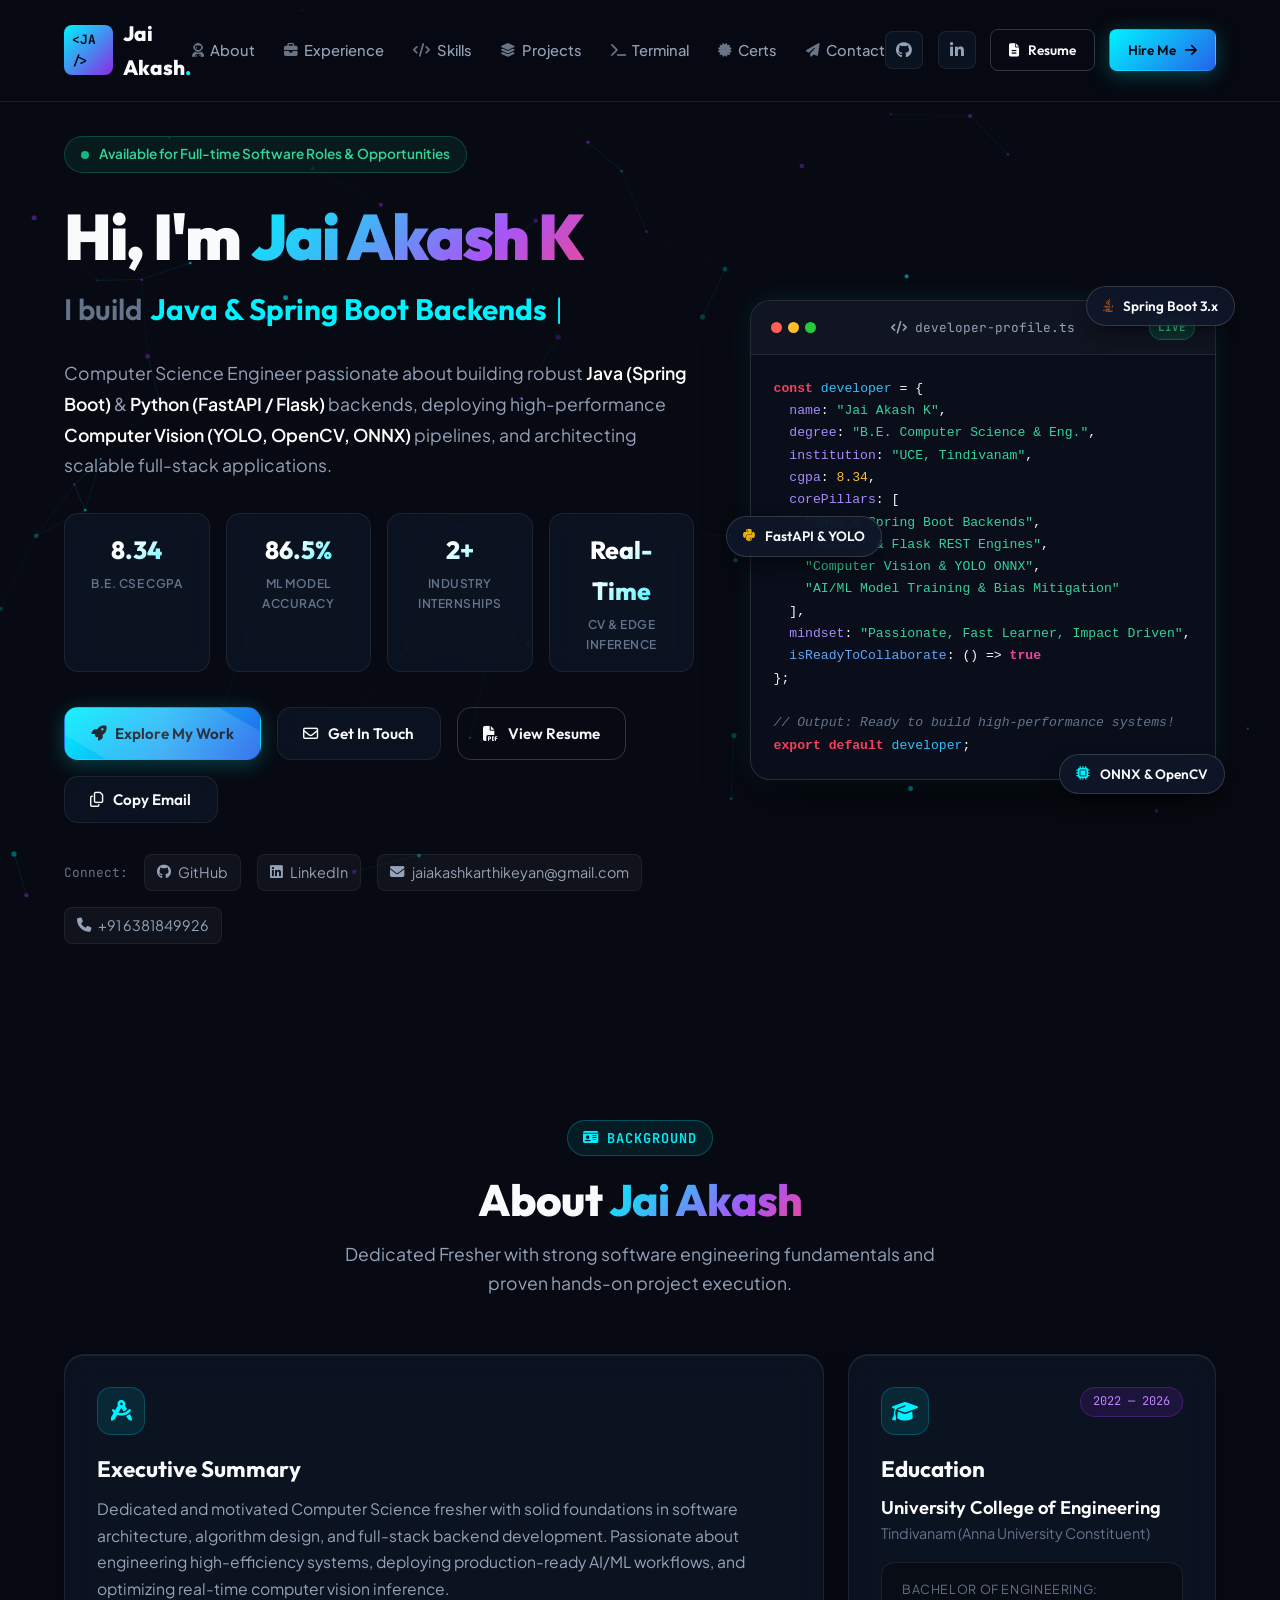
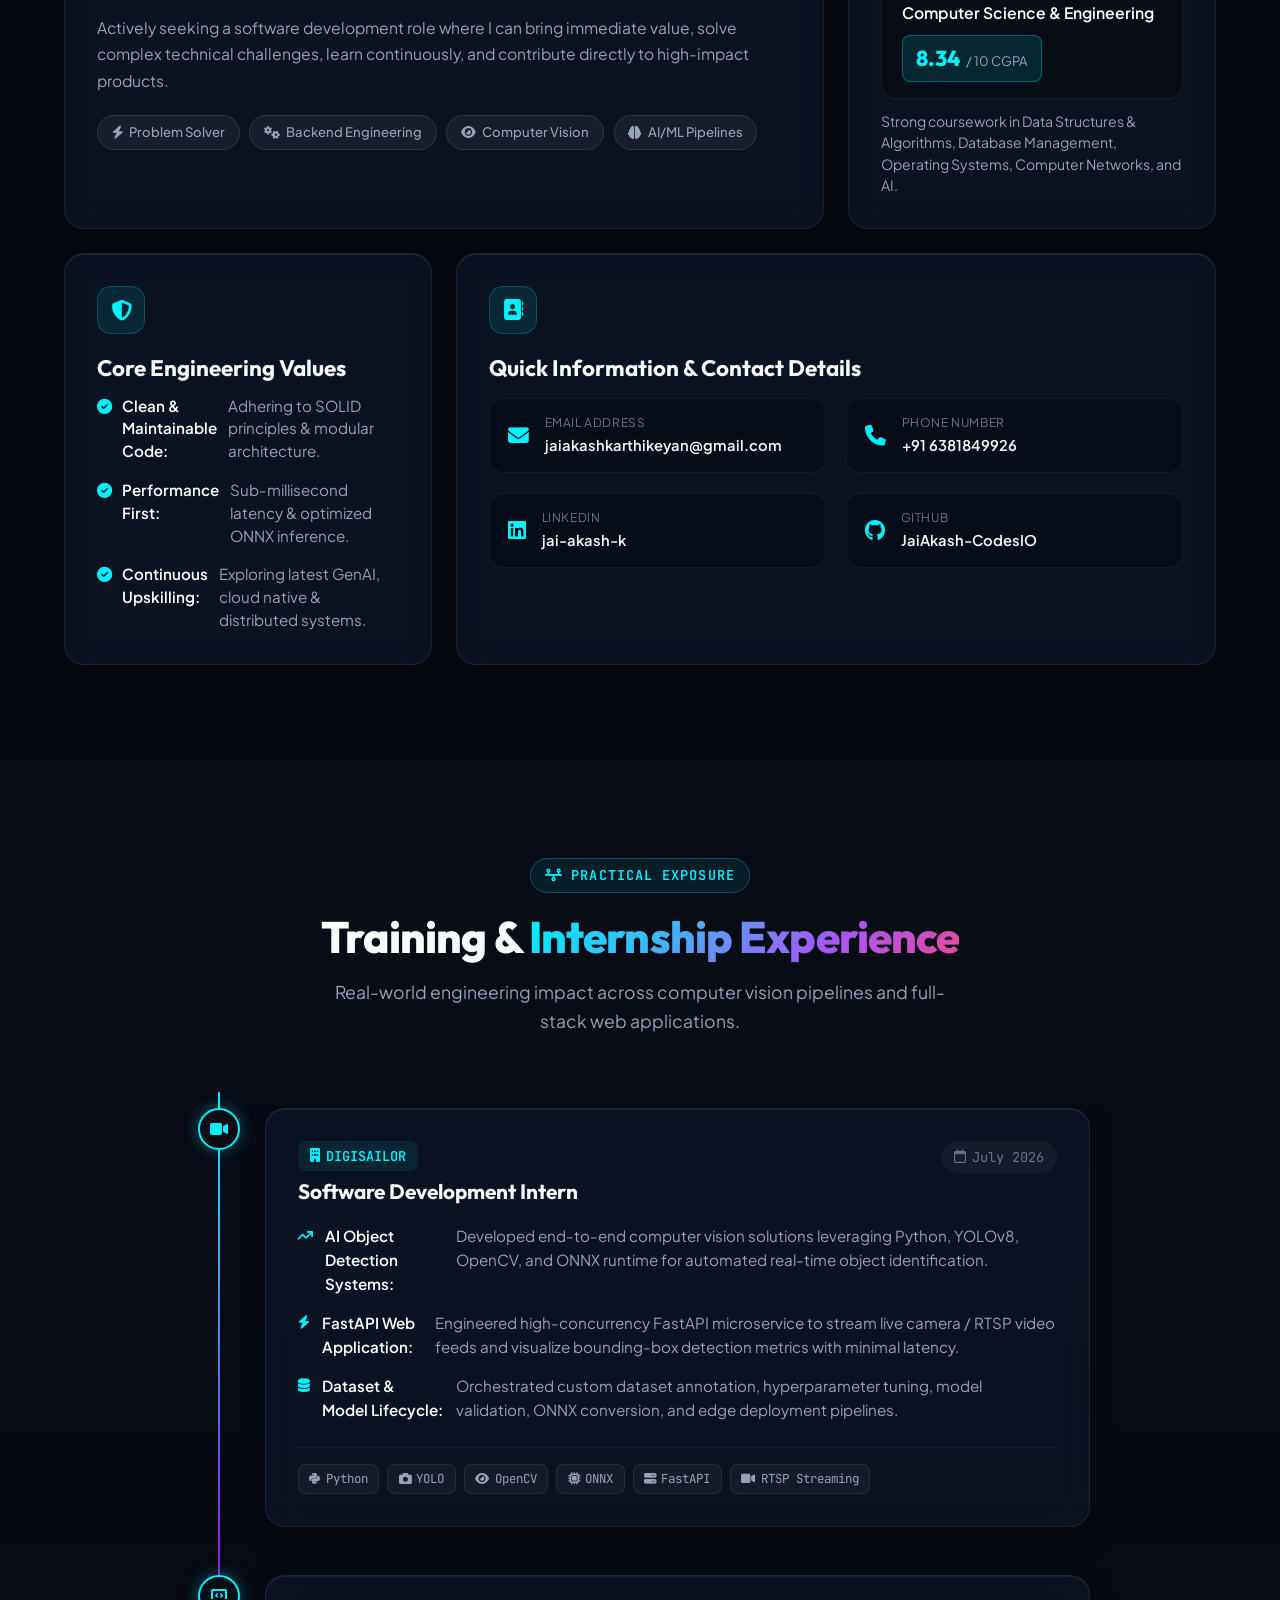
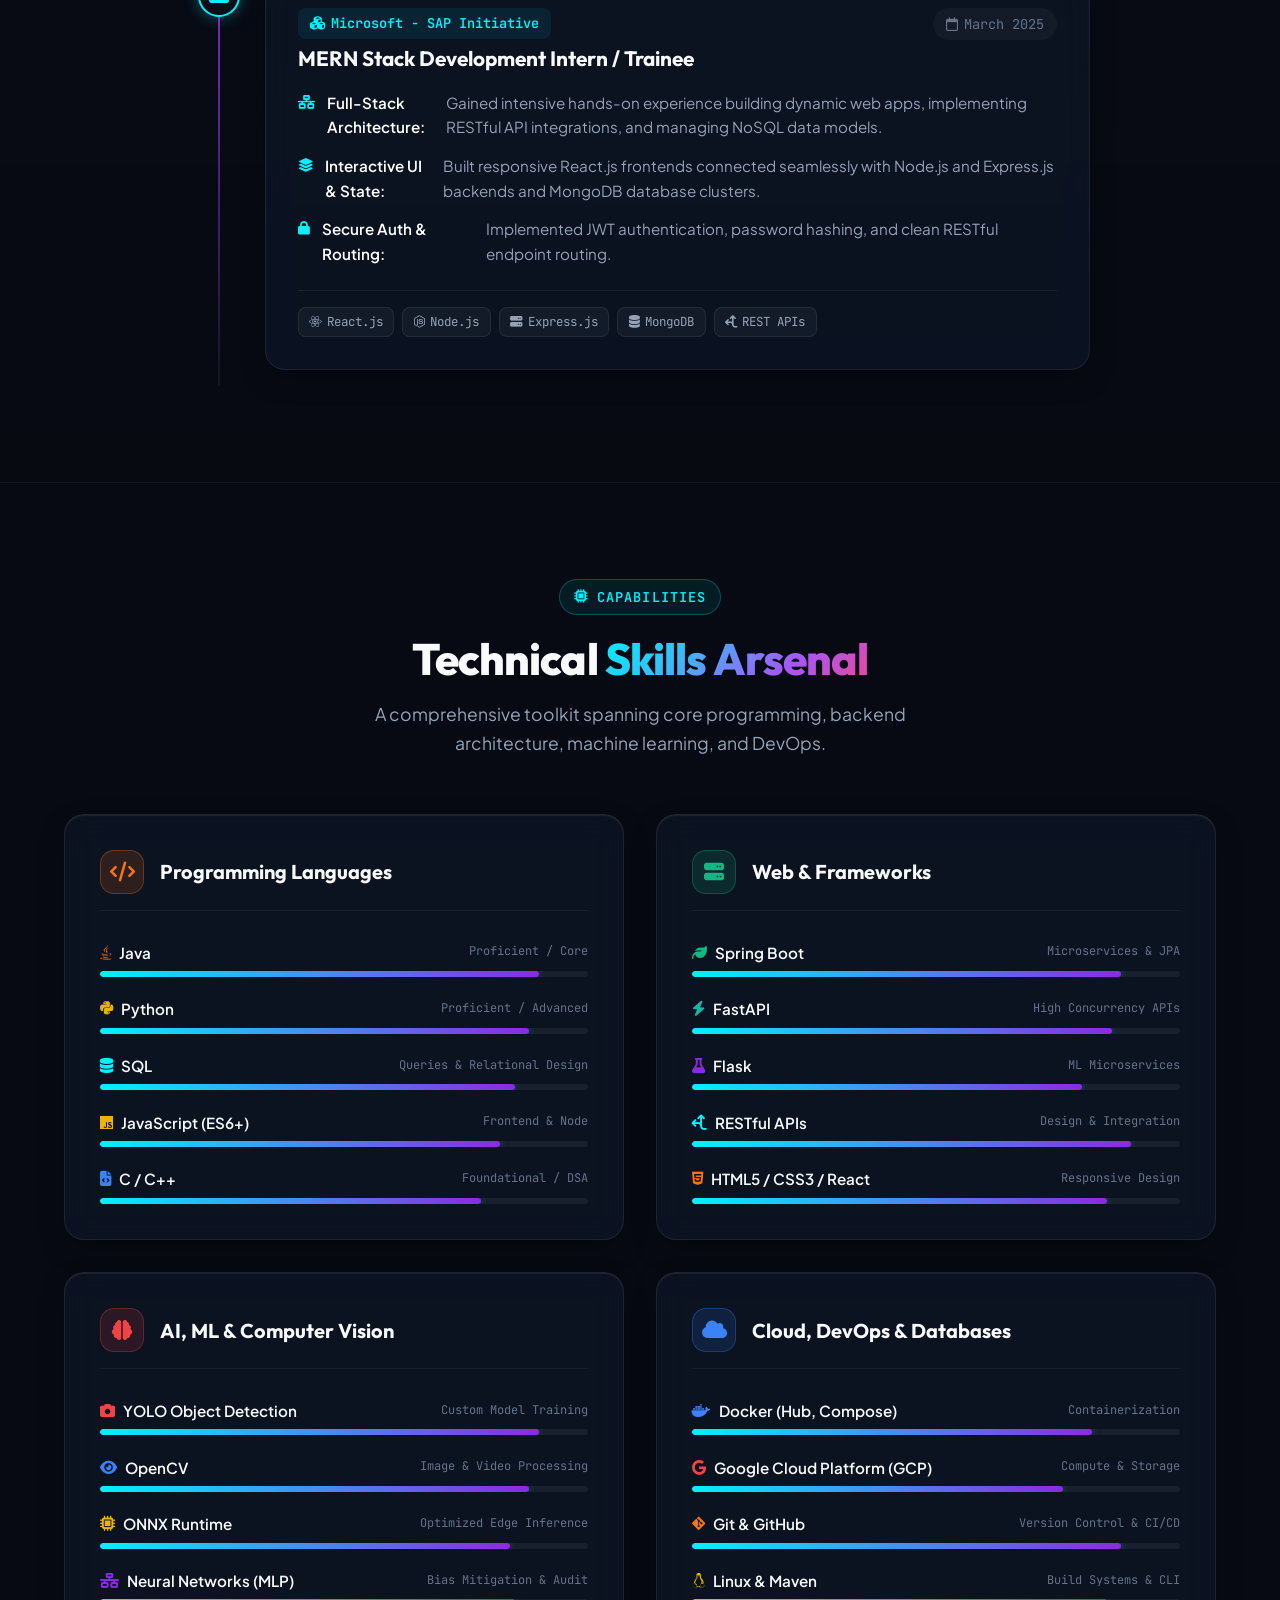
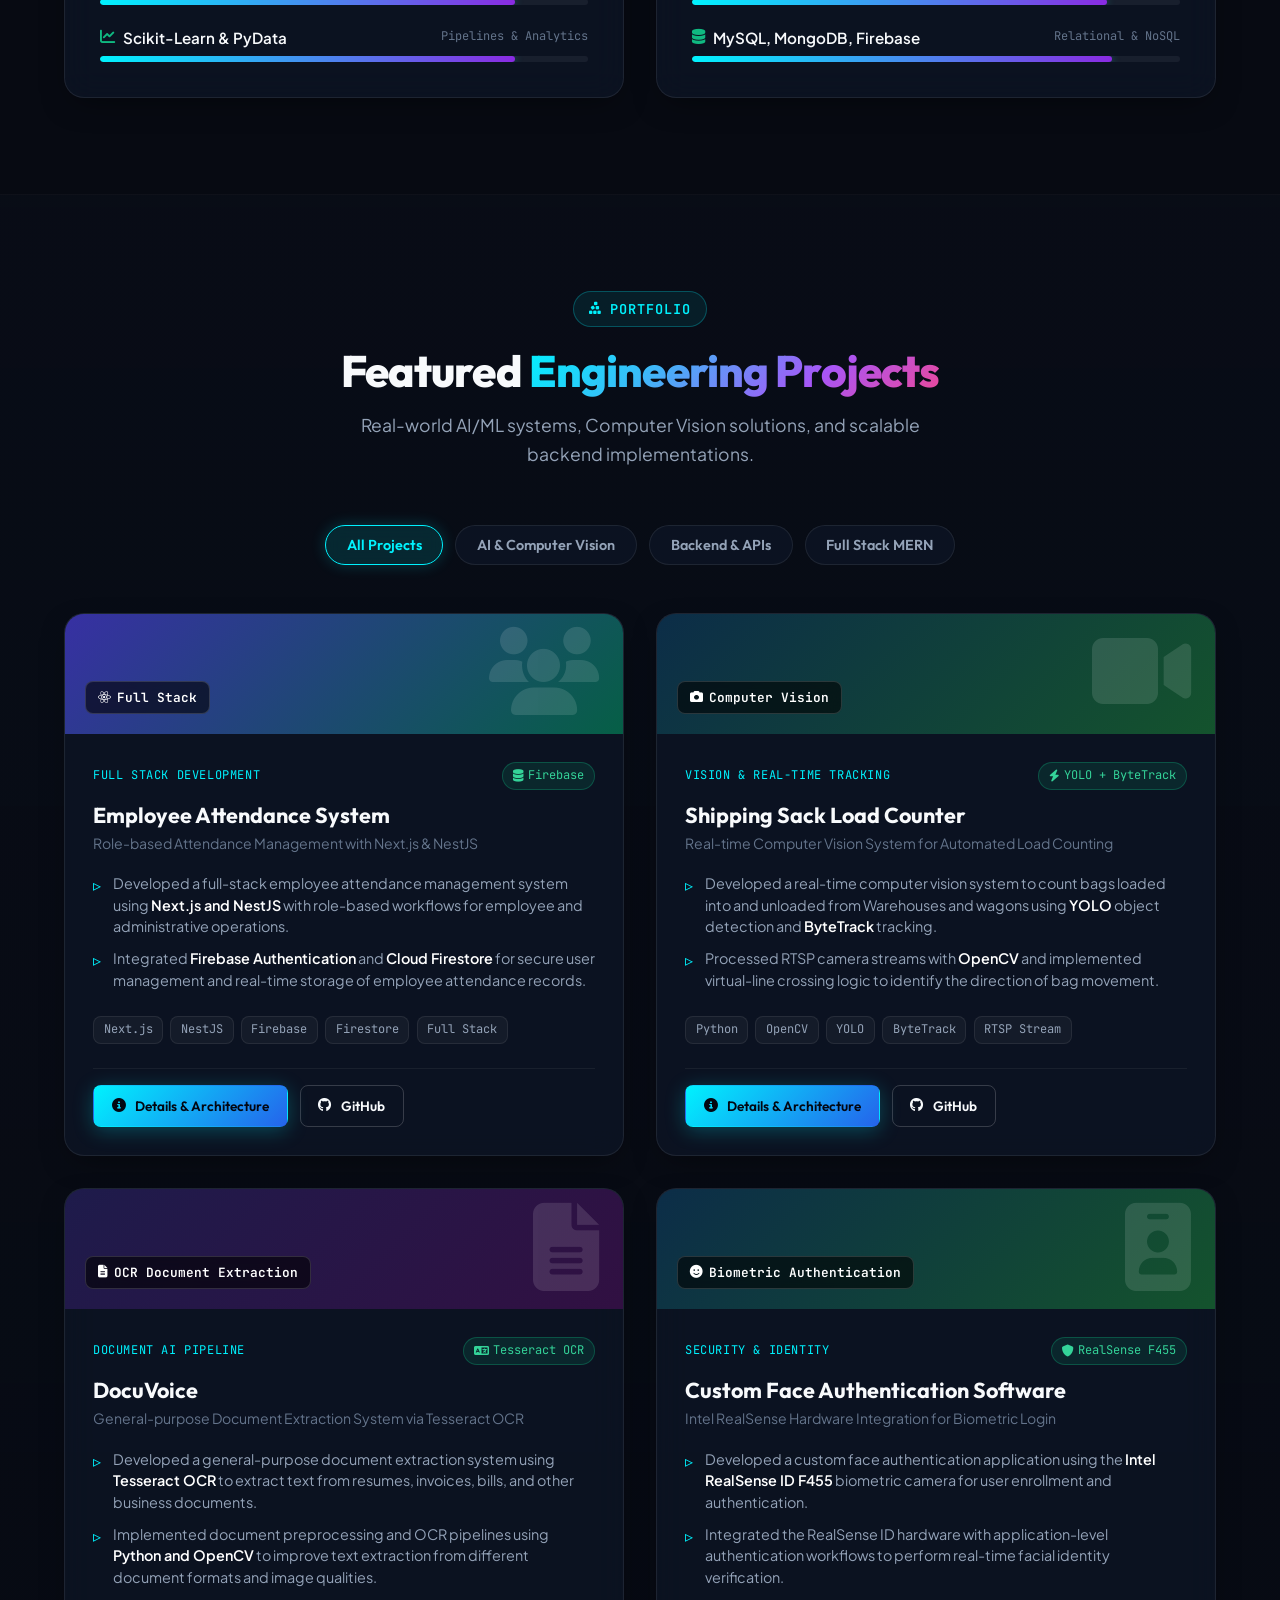
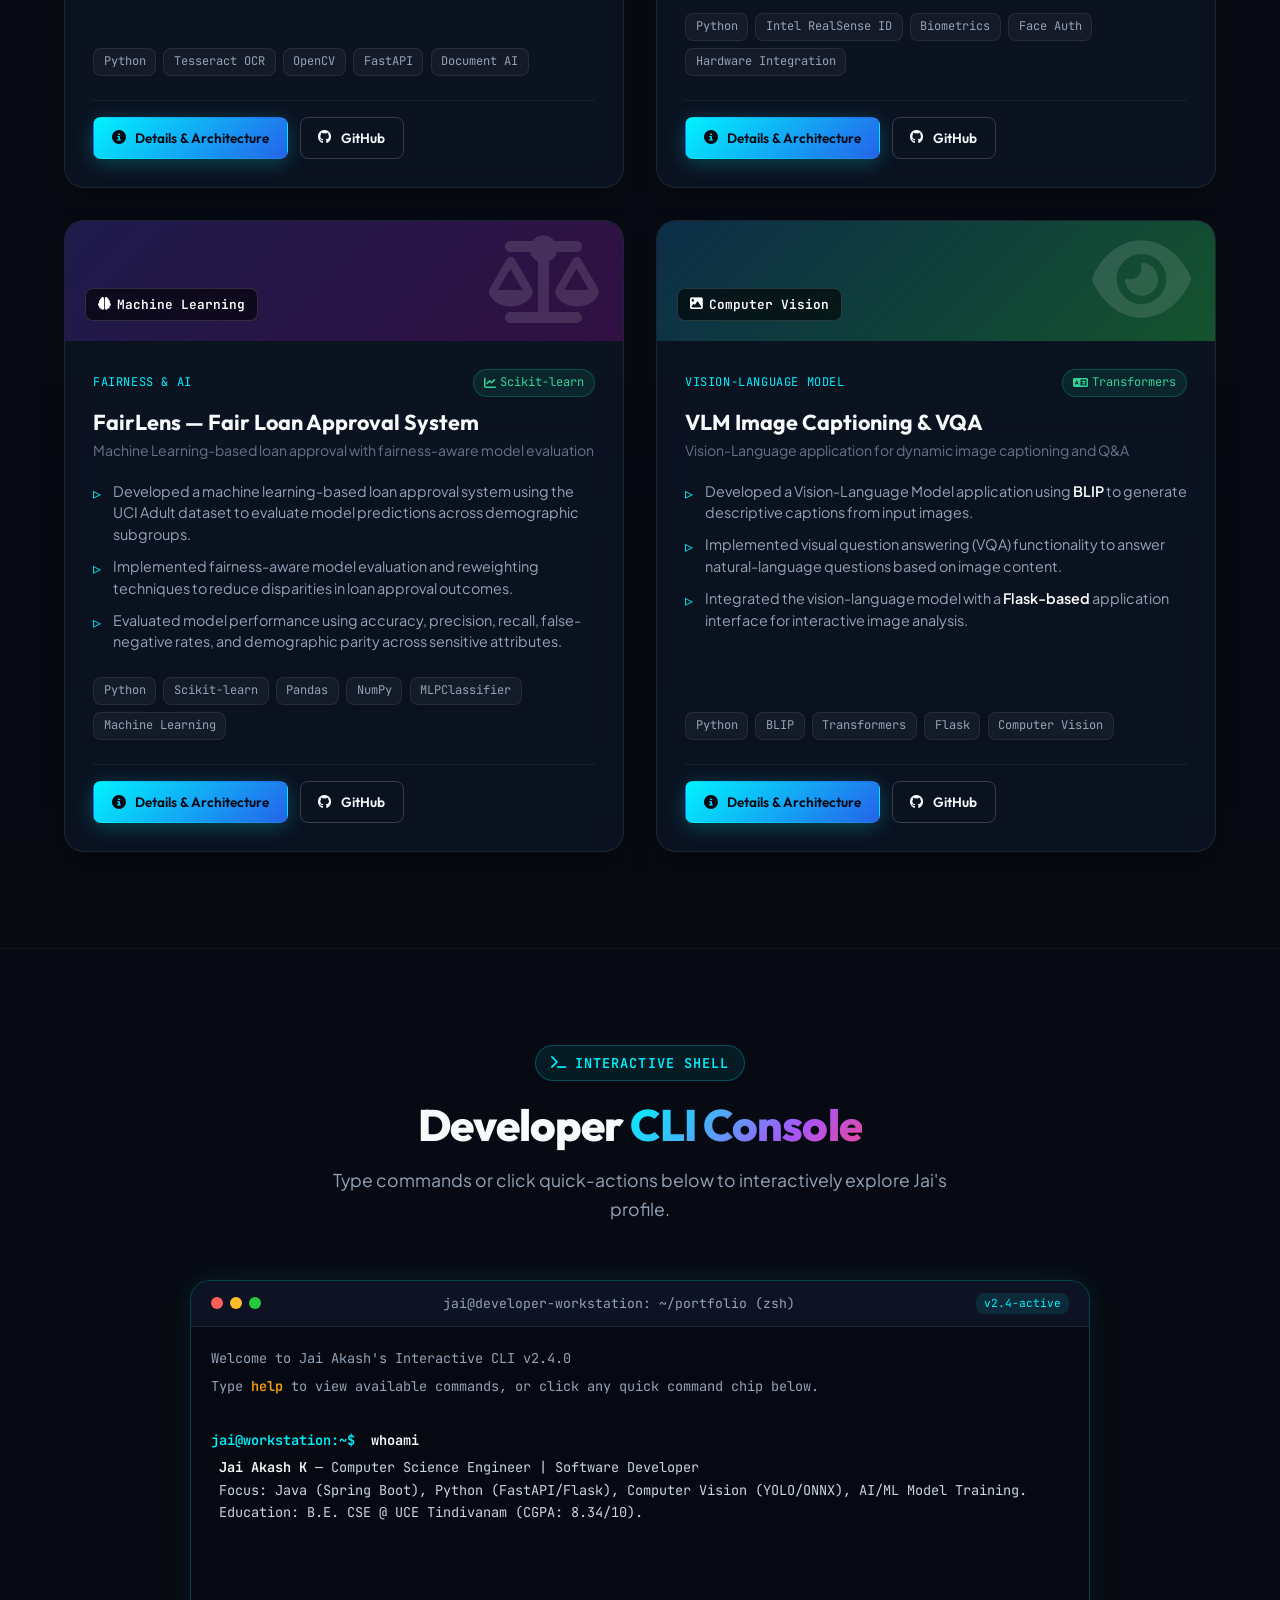
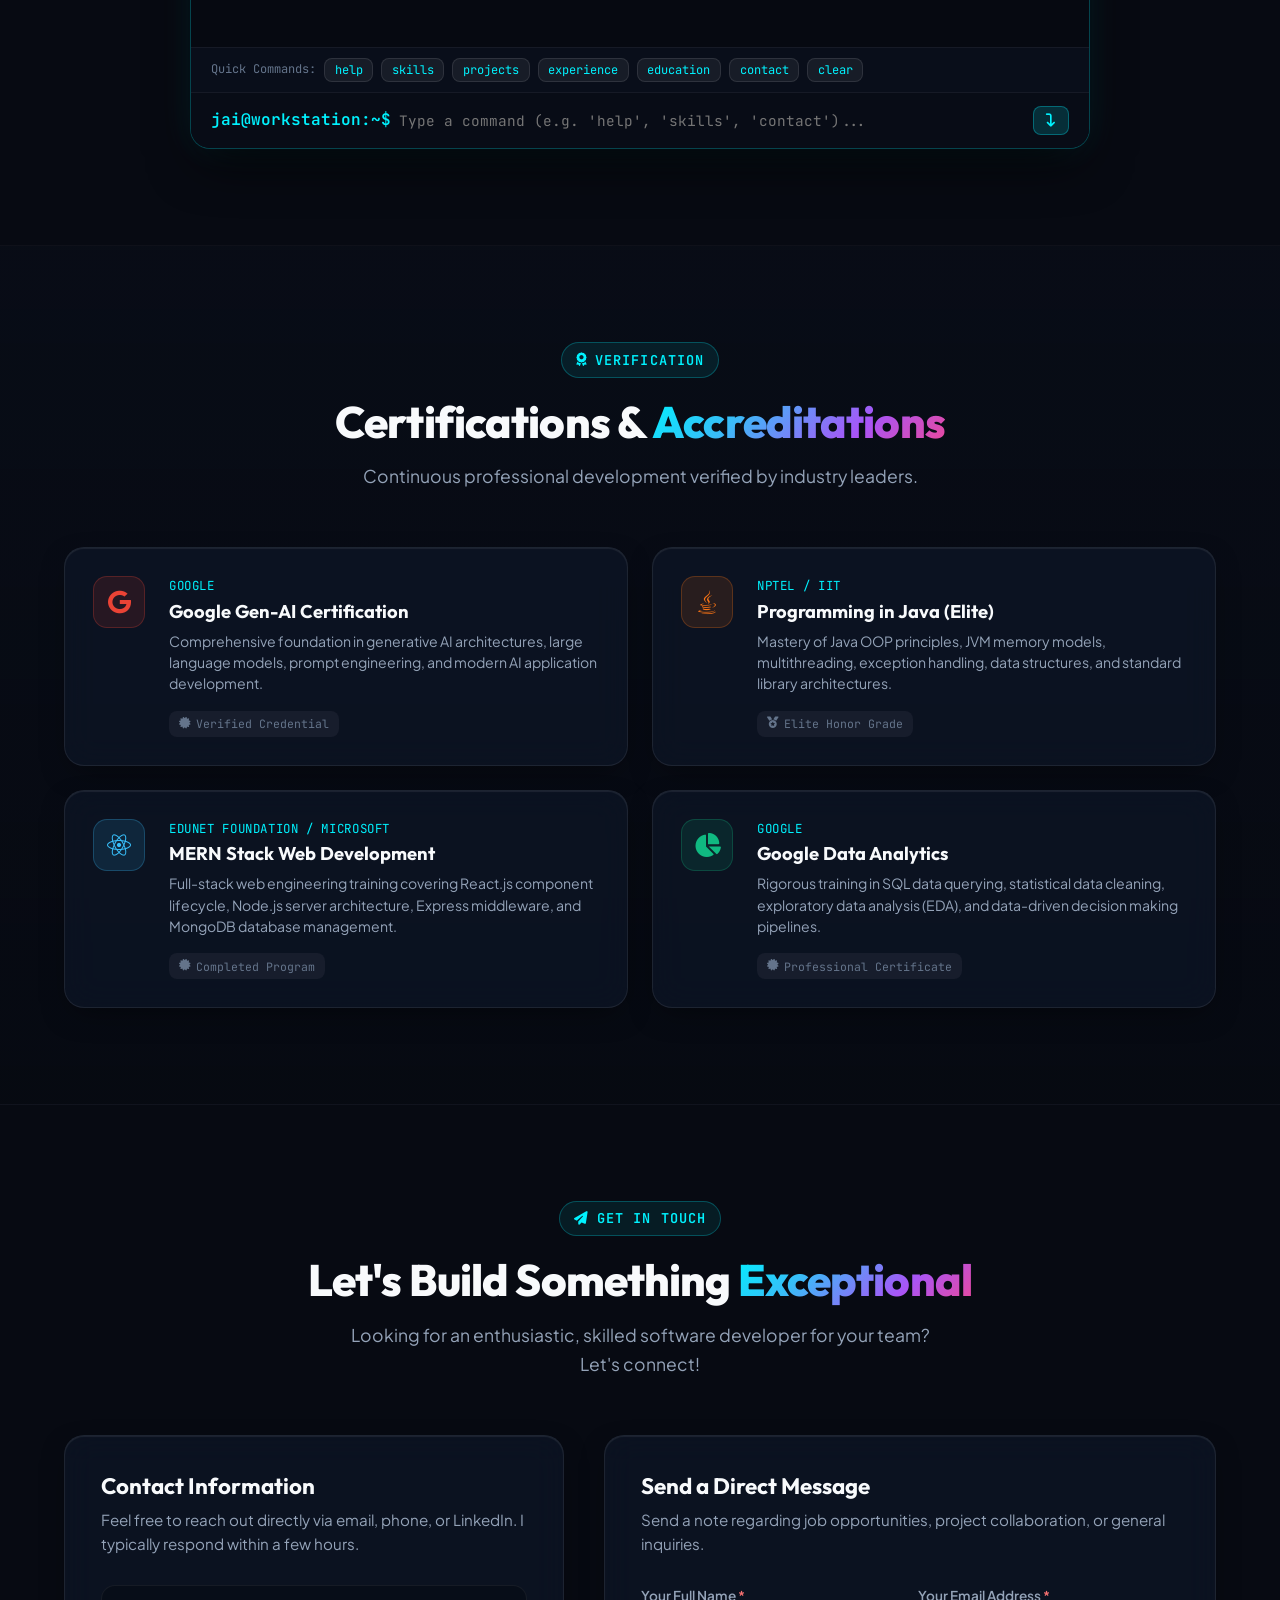
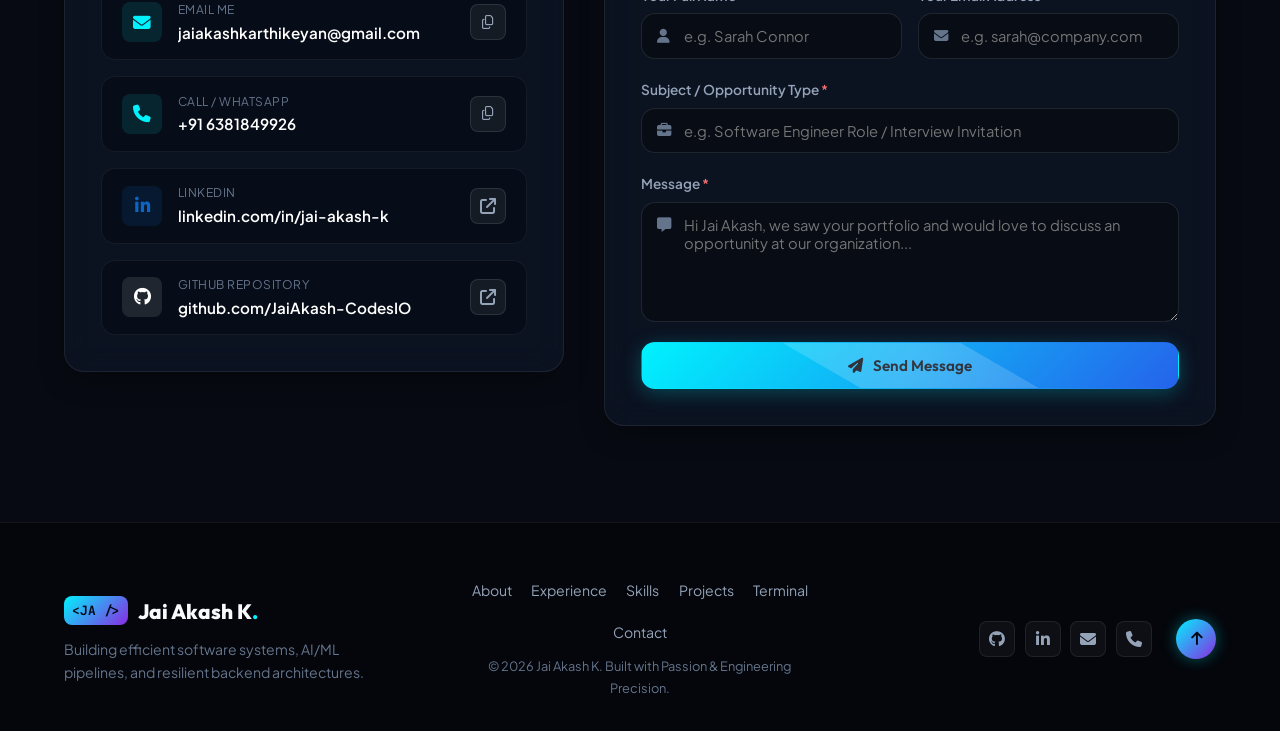
<file: index.html>
<!DOCTYPE html>
<html lang="en" class="scroll-smooth">
<head>
  <meta charset="UTF-8">
  <meta name="viewport" content="width=device-width, initial-scale=1.0">
  <meta name="description" content="Jai Akash K - Software Developer & Computer Science Engineer specializing in Spring Boot, FastAPI, AI/ML Model Training, and Computer Vision (YOLO, OpenCV, ONNX).">
  <meta name="keywords" content="Jai Akash K, Software Developer, Java, Spring Boot, Python, FastAPI, Flask, Computer Vision, YOLO, OpenCV, Machine Learning, Portfolio">
  <meta name="author" content="Jai Akash K">
  <title>Jai Akash K | Software Developer & AI/ML Engineer</title>

  <!-- Google Fonts -->
  <link rel="preconnect" href="https://fonts.googleapis.com">
  <link rel="preconnect" href="https://fonts.gstatic.com" crossorigin>
  <link href="https://fonts.googleapis.com/css2?family=JetBrains+Mono:ital,wght@0,300;0,400;0,600;0,700;1,400&family=Outfit:wght@300;400;500;600;700;800;900&family=Plus+Jakarta+Sans:wght@300;400;500;600;700&display=swap" rel="stylesheet">

  <!-- FontAwesome Icons -->
  <link rel="stylesheet" href="https://cdnjs.cloudflare.com/ajax/libs/font-awesome/6.5.1/css/all.min.css" integrity="sha512-DTOQO9RWCH3ppGqcWaEA1BIZOC6xxalwEsw9c2QQeAIftl+Vegovlnee1c9QX4TctnWMn13TZye+giMm8e2LwA==" crossorigin="anonymous" referrerpolicy="no-referrer" />

  <!-- Main Stylesheet -->
  <link rel="stylesheet" href="styles.css">
</head>
<body>

  <!-- Background Animated Canvas -->
  <canvas id="bg-canvas"></canvas>

  <!-- Reading / Scroll Progress Bar -->
  <div id="scroll-progress" class="scroll-progress-bar"></div>

  <!-- Toast Container -->
  <div id="toast-container" class="toast-container" aria-live="polite"></div>

  <!-- Top Navigation Bar -->
  <header class="navbar-header" id="navbar">
    <div class="nav-container">
      <a href="#hero" class="nav-brand" aria-label="Jai Akash Home">
        <span class="brand-badge">&lt;JA /&gt;</span>
        <span class="brand-text">Jai Akash<span class="dot">.</span></span>
      </a>

      <!-- Desktop Nav Links -->
      <nav class="nav-links" id="nav-menu">
        <a href="#about" class="nav-link"><i class="fa-solid fa-user-astronaut"></i> About</a>
        <a href="#experience" class="nav-link"><i class="fa-solid fa-briefcase"></i> Experience</a>
        <a href="#skills" class="nav-link"><i class="fa-solid fa-code"></i> Skills</a>
        <a href="#projects" class="nav-link"><i class="fa-solid fa-layer-group"></i> Projects</a>
        <a href="#terminal" class="nav-link"><i class="fa-solid fa-terminal"></i> Terminal</a>
        <a href="#certifications" class="nav-link"><i class="fa-solid fa-certificate"></i> Certs</a>
        <a href="#contact" class="nav-link"><i class="fa-solid fa-paper-plane"></i> Contact</a>
      </nav>

      <!-- Nav CTA & Actions -->
      <div class="nav-actions">
        <a href="https://github.com/JaiAkash-CodesIO" target="_blank" rel="noopener noreferrer" class="social-icon-btn" title="GitHub Profile">
          <i class="fa-brands fa-github"></i>
        </a>
        <a href="https://linkedin.com/in/jai-akash-k" target="_blank" rel="noopener noreferrer" class="social-icon-btn" title="LinkedIn Profile">
          <i class="fa-brands fa-linkedin-in"></i>
        </a>
        <a href="resume.html" target="_blank" class="btn btn-outline btn-sm" title="View Full Resume">
          <i class="fa-solid fa-file-lines"></i>
          <span>Resume</span>
        </a>
        <a href="#contact" class="btn btn-primary btn-sm">
          <span>Hire Me</span>
          <i class="fa-solid fa-arrow-right"></i>
        </a>
        <!-- Mobile Hamburger Toggle -->
        <button class="mobile-toggle" id="mobile-toggle" aria-label="Toggle Navigation Menu">
          <span class="bar"></span>
          <span class="bar"></span>
          <span class="bar"></span>
        </button>
      </div>
    </div>
  </header>

  <main>
    <!-- HERO SECTION -->
    <section id="hero" class="hero-section">
      <div class="container hero-grid">
        <!-- Hero Text Content -->
        <div class="hero-content">
          <div class="status-pill">
            <span class="pulse-dot"></span>
            <span>Available for Full-time Software Roles & Opportunities</span>
          </div>

          <h1 class="hero-title">
            Hi, I'm <span class="gradient-text">Jai Akash K</span>
          </h1>

          <div class="hero-typing-wrapper">
            <span class="typing-prefix">I build</span>
            <span class="typing-text" id="typing-text"></span>
            <span class="typing-cursor">|</span>
          </div>

          <p class="hero-description">
            Computer Science Engineer passionate about building robust <strong>Java (Spring Boot)</strong> & <strong>Python (FastAPI / Flask)</strong> backends, deploying high-performance <strong>Computer Vision (YOLO, OpenCV, ONNX)</strong> pipelines, and architecting scalable full-stack applications.
          </p>

          <!-- Hero Metrics -->
          <div class="hero-stats">
            <div class="stat-card">
              <div class="stat-number">8.34</div>
              <div class="stat-label">B.E. CSE CGPA</div>
            </div>
            <div class="stat-card">
              <div class="stat-number">86.5%</div>
              <div class="stat-label">ML Model Accuracy</div>
            </div>
            <div class="stat-card">
              <div class="stat-number">2+</div>
              <div class="stat-label">Industry Internships</div>
            </div>
            <div class="stat-card">
              <div class="stat-number">Real-Time</div>
              <div class="stat-label">CV & Edge Inference</div>
            </div>
          </div>

          <!-- Hero Action Buttons -->
          <div class="hero-actions">
            <a href="#projects" class="btn btn-primary btn-glow">
              <i class="fa-solid fa-rocket"></i>
              <span>Explore My Work</span>
            </a>
            <a href="#contact" class="btn btn-glass">
              <i class="fa-regular fa-envelope"></i>
              <span>Get In Touch</span>
            </a>
            <a href="resume.html" target="_blank" class="btn btn-outline">
              <i class="fa-solid fa-file-pdf"></i>
              <span>View Resume</span>
            </a>
            <button class="btn btn-glass" id="quick-copy-email" data-clipboard="jaiakashkarthikeyan@gmail.com">
              <i class="fa-regular fa-copy"></i>
              <span>Copy Email</span>
            </button>
          </div>

          <!-- Direct Quick Links -->
          <div class="hero-social-links">
            <span class="links-label">Connect:</span>
            <a href="https://github.com/JaiAkash-CodesIO" target="_blank" rel="noopener noreferrer" class="hero-social-link">
              <i class="fa-brands fa-github"></i> GitHub
            </a>
            <a href="https://linkedin.com/in/jai-akash-k" target="_blank" rel="noopener noreferrer" class="hero-social-link">
              <i class="fa-brands fa-linkedin"></i> LinkedIn
            </a>
            <a href="mailto:jaiakashkarthikeyan@gmail.com" class="hero-social-link">
              <i class="fa-solid fa-envelope"></i> jaiakashkarthikeyan@gmail.com
            </a>
            <a href="tel:+916381849926" class="hero-social-link">
              <i class="fa-solid fa-phone"></i> +91 6381849926
            </a>
          </div>
        </div>

        <!-- Hero Visual / 3D Code Card -->
        <div class="hero-visual">
          <div class="floating-tech-card" id="tech-card">
            <div class="card-header-bar">
              <div class="mac-dots">
                <span class="dot-red"></span>
                <span class="dot-yellow"></span>
                <span class="dot-green"></span>
              </div>
              <span class="card-title-text"><i class="fa-solid fa-code"></i> developer-profile.ts</span>
              <span class="badge-live">LIVE</span>
            </div>

            <div class="card-code-body">
              <pre><code><span class="code-keyword">const</span> <span class="code-variable">developer</span> = {
  <span class="code-property">name</span>: <span class="code-string">"Jai Akash K"</span>,
  <span class="code-property">degree</span>: <span class="code-string">"B.E. Computer Science & Eng."</span>,
  <span class="code-property">institution</span>: <span class="code-string">"UCE, Tindivanam"</span>,
  <span class="code-property">cgpa</span>: <span class="code-number">8.34</span>,
  <span class="code-property">corePillars</span>: [
    <span class="code-string">"Java & Spring Boot Backends"</span>,
    <span class="code-string">"FastAPI & Flask REST Engines"</span>,
    <span class="code-string">"Computer Vision & YOLO ONNX"</span>,
    <span class="code-string">"AI/ML Model Training & Bias Mitigation"</span>
  ],
  <span class="code-property">mindset</span>: <span class="code-string">"Passionate, Fast Learner, Impact Driven"</span>,
  <span class="code-function">isReadyToCollaborate</span>: () =&gt; <span class="code-boolean">true</span>
};

<span class="code-comment">// Output: Ready to build high-performance systems!</span>
<span class="code-keyword">export default</span> <span class="code-variable">developer</span>;</code></pre>
            </div>

            <!-- Floating Badges on Card -->
            <div class="float-badge badge-top-right">
              <i class="fa-brands fa-java text-orange"></i>
              <span>Spring Boot 3.x</span>
            </div>
            <div class="float-badge badge-mid-left">
              <i class="fa-brands fa-python text-yellow"></i>
              <span>FastAPI & YOLO</span>
            </div>
            <div class="float-badge badge-bottom-right">
              <i class="fa-solid fa-microchip text-cyan"></i>
              <span>ONNX & OpenCV</span>
            </div>
          </div>
        </div>
      </div>
    </section>

    <!-- ABOUT & EDUCATION BENTO SECTION -->
    <section id="about" class="section-padding">
      <div class="container">
        <div class="section-header text-center">
          <div class="section-tag"><i class="fa-solid fa-id-card"></i> Background</div>
          <h2 class="section-title">About <span class="gradient-text">Jai Akash</span></h2>
          <p class="section-subtitle">Dedicated Fresher with strong software engineering fundamentals and proven hands-on project execution.</p>
        </div>

        <div class="bento-grid">
          <!-- Executive Summary Bento Item -->
          <div class="bento-card bento-span-2">
            <div class="bento-icon-wrapper">
              <i class="fa-solid fa-compass-drafting"></i>
            </div>
            <h3 class="bento-title">Executive Summary</h3>
            <p class="bento-text">
              Dedicated and motivated Computer Science fresher with solid foundations in software architecture, algorithm design, and full-stack backend development. Passionate about engineering high-efficiency systems, deploying production-ready AI/ML workflows, and optimizing real-time computer vision inference.
            </p>
            <p class="bento-text mt-3">
              Actively seeking a software development role where I can bring immediate value, solve complex technical challenges, learn continuously, and contribute directly to high-impact products.
            </p>
            <div class="bento-tags mt-4">
              <span class="tech-tag"><i class="fa-solid fa-bolt"></i> Problem Solver</span>
              <span class="tech-tag"><i class="fa-solid fa-gears"></i> Backend Engineering</span>
              <span class="tech-tag"><i class="fa-solid fa-eye"></i> Computer Vision</span>
              <span class="tech-tag"><i class="fa-solid fa-brain"></i> AI/ML Pipelines</span>
            </div>
          </div>

          <!-- Education Card -->
          <div class="bento-card">
            <div class="bento-icon-wrapper">
              <i class="fa-solid fa-graduation-cap"></i>
            </div>
            <div class="bento-date-pill">2022 — 2026</div>
            <h3 class="bento-title">Education</h3>
            <h4 class="bento-institution">University College of Engineering</h4>
            <p class="bento-subinfo">Tindivanam (Anna University Constituent)</p>
            <div class="grade-highlight">
              <span class="grade-label">Bachelor of Engineering:</span>
              <span class="grade-value">Computer Science & Engineering</span>
              <div class="cgpa-box">
                <span class="cgpa-num">8.34</span>
                <span class="cgpa-denom">/ 10 CGPA</span>
              </div>
            </div>
            <p class="bento-note mt-3">Strong coursework in Data Structures & Algorithms, Database Management, Operating Systems, Computer Networks, and AI.</p>
          </div>

          <!-- Core Values & Philosophy -->
          <div class="bento-card">
            <div class="bento-icon-wrapper">
              <i class="fa-solid fa-shield-halved"></i>
            </div>
            <h3 class="bento-title">Core Engineering Values</h3>
            <ul class="values-list">
              <li><i class="fa-solid fa-circle-check text-cyan"></i> <strong>Clean & Maintainable Code:</strong> Adhering to SOLID principles & modular architecture.</li>
              <li><i class="fa-solid fa-circle-check text-cyan"></i> <strong>Performance First:</strong> Sub-millisecond latency & optimized ONNX inference.</li>
              <li><i class="fa-solid fa-circle-check text-cyan"></i> <strong>Continuous Upskilling:</strong> Exploring latest GenAI, cloud native & distributed systems.</li>
            </ul>
          </div>

          <!-- Quick Contact & Location Info -->
          <div class="bento-card bento-span-2">
            <div class="bento-icon-wrapper">
              <i class="fa-solid fa-address-book"></i>
            </div>
            <h3 class="bento-title">Quick Information & Contact Details</h3>
            <div class="quick-contact-grid">
              <div class="contact-mini-item">
                <i class="fa-solid fa-envelope"></i>
                <div>
                  <span class="mini-label">Email Address</span>
                  <a href="mailto:jaiakashkarthikeyan@gmail.com" class="mini-val">jaiakashkarthikeyan@gmail.com</a>
                </div>
              </div>
              <div class="contact-mini-item">
                <i class="fa-solid fa-phone"></i>
                <div>
                  <span class="mini-label">Phone Number</span>
                  <a href="tel:+916381849926" class="mini-val">+91 6381849926</a>
                </div>
              </div>
              <div class="contact-mini-item">
                <i class="fa-brands fa-linkedin"></i>
                <div>
                  <span class="mini-label">LinkedIn</span>
                  <a href="https://linkedin.com/in/jai-akash-k" target="_blank" rel="noopener noreferrer" class="mini-val">jai-akash-k</a>
                </div>
              </div>
              <div class="contact-mini-item">
                <i class="fa-brands fa-github"></i>
                <div>
                  <span class="mini-label">GitHub</span>
                  <a href="https://github.com/JaiAkash-CodesIO" target="_blank" rel="noopener noreferrer" class="mini-val">JaiAkash-CodesIO</a>
                </div>
              </div>
            </div>
          </div>
        </div>
      </div>
    </section>

    <!-- EXPERIENCE & INTERNSHIPS -->
    <section id="experience" class="section-padding section-alt">
      <div class="container">
        <div class="section-header text-center">
          <div class="section-tag"><i class="fa-solid fa-timeline"></i> Practical Exposure</div>
          <h2 class="section-title">Training & <span class="gradient-text">Internship Experience</span></h2>
          <p class="section-subtitle">Real-world engineering impact across computer vision pipelines and full-stack web applications.</p>
        </div>

        <div class="timeline">
          <!-- Timeline Item 1: DIGISAILOR -->
          <div class="timeline-item">
            <div class="timeline-dot">
              <i class="fa-solid fa-video"></i>
            </div>
            <div class="timeline-card">
              <div class="timeline-card-header">
                <div>
                  <span class="company-badge"><i class="fa-solid fa-building"></i> DIGISAILOR</span>
                  <h3 class="timeline-role">Software Development Intern</h3>
                </div>
                <div class="timeline-date"><i class="fa-regular fa-calendar"></i> July 2026</div>
              </div>
              <ul class="timeline-points">
                <li>
                  <i class="fa-solid fa-arrow-trend-up text-cyan"></i>
                  <strong>AI Object Detection Systems:</strong> Developed end-to-end computer vision solutions leveraging Python, YOLOv8, OpenCV, and ONNX runtime for automated real-time object identification.
                </li>
                <li>
                  <i class="fa-solid fa-bolt text-cyan"></i>
                  <strong>FastAPI Web Application:</strong> Engineered high-concurrency FastAPI microservice to stream live camera / RTSP video feeds and visualize bounding-box detection metrics with minimal latency.
                </li>
                <li>
                  <i class="fa-solid fa-database text-cyan"></i>
                  <strong>Dataset & Model Lifecycle:</strong> Orchestrated custom dataset annotation, hyperparameter tuning, model validation, ONNX conversion, and edge deployment pipelines.
                </li>
              </ul>
              <div class="timeline-tech-stack">
                <span class="tech-pill"><i class="fa-brands fa-python"></i> Python</span>
                <span class="tech-pill"><i class="fa-solid fa-camera"></i> YOLO</span>
                <span class="tech-pill"><i class="fa-solid fa-eye"></i> OpenCV</span>
                <span class="tech-pill"><i class="fa-solid fa-microchip"></i> ONNX</span>
                <span class="tech-pill"><i class="fa-solid fa-server"></i> FastAPI</span>
                <span class="tech-pill"><i class="fa-solid fa-video"></i> RTSP Streaming</span>
              </div>
            </div>
          </div>

          <!-- Timeline Item 2: Microsoft-SAP MERN -->
          <div class="timeline-item">
            <div class="timeline-dot">
              <i class="fa-solid fa-laptop-code"></i>
            </div>
            <div class="timeline-card">
              <div class="timeline-card-header">
                <div>
                  <span class="company-badge"><i class="fa-solid fa-cubes"></i> Microsoft - SAP Initiative</span>
                  <h3 class="timeline-role">MERN Stack Development Intern / Trainee</h3>
                </div>
                <div class="timeline-date"><i class="fa-regular fa-calendar"></i> March 2025</div>
              </div>
              <ul class="timeline-points">
                <li>
                  <i class="fa-solid fa-network-wired text-cyan"></i>
                  <strong>Full-Stack Architecture:</strong> Gained intensive hands-on experience building dynamic web apps, implementing RESTful API integrations, and managing NoSQL data models.
                </li>
                <li>
                  <i class="fa-solid fa-layer-group text-cyan"></i>
                  <strong>Interactive UI & State:</strong> Built responsive React.js frontends connected seamlessly with Node.js and Express.js backends and MongoDB database clusters.
                </li>
                <li>
                  <i class="fa-solid fa-lock text-cyan"></i>
                  <strong>Secure Auth & Routing:</strong> Implemented JWT authentication, password hashing, and clean RESTful endpoint routing.
                </li>
              </ul>
              <div class="timeline-tech-stack">
                <span class="tech-pill"><i class="fa-brands fa-react"></i> React.js</span>
                <span class="tech-pill"><i class="fa-brands fa-node-js"></i> Node.js</span>
                <span class="tech-pill"><i class="fa-solid fa-server"></i> Express.js</span>
                <span class="tech-pill"><i class="fa-solid fa-database"></i> MongoDB</span>
                <span class="tech-pill"><i class="fa-solid fa-arrows-split-up-and-left"></i> REST APIs</span>
              </div>
            </div>
          </div>
        </div>
      </div>
    </section>

    <!-- TECHNICAL SKILLS MATRIX -->
    <section id="skills" class="section-padding">
      <div class="container">
        <div class="section-header text-center">
          <div class="section-tag"><i class="fa-solid fa-microchip"></i> Capabilities</div>
          <h2 class="section-title">Technical <span class="gradient-text">Skills Arsenal</span></h2>
          <p class="section-subtitle">A comprehensive toolkit spanning core programming, backend architecture, machine learning, and DevOps.</p>
        </div>

        <div class="skills-grid">
          <!-- Programming Languages -->
          <div class="skill-category-card">
            <div class="category-header">
              <div class="cat-icon cat-java"><i class="fa-solid fa-code"></i></div>
              <h3>Programming Languages</h3>
            </div>
            <div class="skills-badges-list">
              <div class="skill-badge-item">
                <div class="skill-info">
                  <span class="skill-name"><i class="fa-brands fa-java text-orange"></i> Java</span>
                  <span class="skill-level">Proficient / Core</span>
                </div>
                <div class="skill-progress-track"><div class="skill-progress-bar" style="width: 90%;"></div></div>
              </div>
              <div class="skill-badge-item">
                <div class="skill-info">
                  <span class="skill-name"><i class="fa-brands fa-python text-yellow"></i> Python</span>
                  <span class="skill-level">Proficient / Advanced</span>
                </div>
                <div class="skill-progress-track"><div class="skill-progress-bar" style="width: 88%;"></div></div>
              </div>
              <div class="skill-badge-item">
                <div class="skill-info">
                  <span class="skill-name"><i class="fa-solid fa-database text-cyan"></i> SQL</span>
                  <span class="skill-level">Queries & Relational Design</span>
                </div>
                <div class="skill-progress-track"><div class="skill-progress-bar" style="width: 85%;"></div></div>
              </div>
              <div class="skill-badge-item">
                <div class="skill-info">
                  <span class="skill-name"><i class="fa-brands fa-js text-yellow"></i> JavaScript (ES6+)</span>
                  <span class="skill-level">Frontend & Node</span>
                </div>
                <div class="skill-progress-track"><div class="skill-progress-bar" style="width: 82%;"></div></div>
              </div>
              <div class="skill-badge-item">
                <div class="skill-info">
                  <span class="skill-name"><i class="fa-solid fa-file-code text-blue"></i> C / C++</span>
                  <span class="skill-level">Foundational / DSA</span>
                </div>
                <div class="skill-progress-track"><div class="skill-progress-bar" style="width: 78%;"></div></div>
              </div>
            </div>
          </div>

          <!-- Web & Backend Frameworks -->
          <div class="skill-category-card">
            <div class="category-header">
              <div class="cat-icon cat-backend"><i class="fa-solid fa-server"></i></div>
              <h3>Web & Frameworks</h3>
            </div>
            <div class="skills-badges-list">
              <div class="skill-badge-item">
                <div class="skill-info">
                  <span class="skill-name"><i class="fa-solid fa-leaf text-green"></i> Spring Boot</span>
                  <span class="skill-level">Microservices & JPA</span>
                </div>
                <div class="skill-progress-track"><div class="skill-progress-bar" style="width: 88%;"></div></div>
              </div>
              <div class="skill-badge-item">
                <div class="skill-info">
                  <span class="skill-name"><i class="fa-solid fa-bolt text-teal"></i> FastAPI</span>
                  <span class="skill-level">High Concurrency APIs</span>
                </div>
                <div class="skill-progress-track"><div class="skill-progress-bar" style="width: 86%;"></div></div>
              </div>
              <div class="skill-badge-item">
                <div class="skill-info">
                  <span class="skill-name"><i class="fa-solid fa-flask text-purple"></i> Flask</span>
                  <span class="skill-level">ML Microservices</span>
                </div>
                <div class="skill-progress-track"><div class="skill-progress-bar" style="width: 80%;"></div></div>
              </div>
              <div class="skill-badge-item">
                <div class="skill-info">
                  <span class="skill-name"><i class="fa-solid fa-arrows-split-up-and-left text-cyan"></i> RESTful APIs</span>
                  <span class="skill-level">Design & Integration</span>
                </div>
                <div class="skill-progress-track"><div class="skill-progress-bar" style="width: 90%;"></div></div>
              </div>
              <div class="skill-badge-item">
                <div class="skill-info">
                  <span class="skill-name"><i class="fa-brands fa-html5 text-orange"></i> HTML5 / CSS3 / React</span>
                  <span class="skill-level">Responsive Design</span>
                </div>
                <div class="skill-progress-track"><div class="skill-progress-bar" style="width: 85%;"></div></div>
              </div>
            </div>
          </div>

          <!-- AI / ML & Computer Vision -->
          <div class="skill-category-card">
            <div class="category-header">
              <div class="cat-icon cat-ai"><i class="fa-solid fa-brain"></i></div>
              <h3>AI, ML & Computer Vision</h3>
            </div>
            <div class="skills-badges-list">
              <div class="skill-badge-item">
                <div class="skill-info">
                  <span class="skill-name"><i class="fa-solid fa-camera text-red"></i> YOLO Object Detection</span>
                  <span class="skill-level">Custom Model Training</span>
                </div>
                <div class="skill-progress-track"><div class="skill-progress-bar" style="width: 90%;"></div></div>
              </div>
              <div class="skill-badge-item">
                <div class="skill-info">
                  <span class="skill-name"><i class="fa-solid fa-eye text-blue"></i> OpenCV</span>
                  <span class="skill-level">Image & Video Processing</span>
                </div>
                <div class="skill-progress-track"><div class="skill-progress-bar" style="width: 88%;"></div></div>
              </div>
              <div class="skill-badge-item">
                <div class="skill-info">
                  <span class="skill-name"><i class="fa-solid fa-microchip text-yellow"></i> ONNX Runtime</span>
                  <span class="skill-level">Optimized Edge Inference</span>
                </div>
                <div class="skill-progress-track"><div class="skill-progress-bar" style="width: 84%;"></div></div>
              </div>
              <div class="skill-badge-item">
                <div class="skill-info">
                  <span class="skill-name"><i class="fa-solid fa-network-wired text-purple"></i> Neural Networks (MLP)</span>
                  <span class="skill-level">Bias Mitigation & Audit</span>
                </div>
                <div class="skill-progress-track"><div class="skill-progress-bar" style="width: 85%;"></div></div>
              </div>
              <div class="skill-badge-item">
                <div class="skill-info">
                  <span class="skill-name"><i class="fa-solid fa-chart-line text-green"></i> Scikit-Learn & PyData</span>
                  <span class="skill-level">Pipelines & Analytics</span>
                </div>
                <div class="skill-progress-track"><div class="skill-progress-bar" style="width: 85%;"></div></div>
              </div>
            </div>
          </div>

          <!-- Tools, DevOps & Databases -->
          <div class="skill-category-card">
            <div class="category-header">
              <div class="cat-icon cat-devops"><i class="fa-solid fa-cloud"></i></div>
              <h3>Cloud, DevOps & Databases</h3>
            </div>
            <div class="skills-badges-list">
              <div class="skill-badge-item">
                <div class="skill-info">
                  <span class="skill-name"><i class="fa-brands fa-docker text-blue"></i> Docker (Hub, Compose)</span>
                  <span class="skill-level">Containerization</span>
                </div>
                <div class="skill-progress-track"><div class="skill-progress-bar" style="width: 82%;"></div></div>
              </div>
              <div class="skill-badge-item">
                <div class="skill-info">
                  <span class="skill-name"><i class="fa-brands fa-google text-red"></i> Google Cloud Platform (GCP)</span>
                  <span class="skill-level">Compute & Storage</span>
                </div>
                <div class="skill-progress-track"><div class="skill-progress-bar" style="width: 76%;"></div></div>
              </div>
              <div class="skill-badge-item">
                <div class="skill-info">
                  <span class="skill-name"><i class="fa-brands fa-git-alt text-orange"></i> Git & GitHub</span>
                  <span class="skill-level">Version Control & CI/CD</span>
                </div>
                <div class="skill-progress-track"><div class="skill-progress-bar" style="width: 88%;"></div></div>
              </div>
              <div class="skill-badge-item">
                <div class="skill-info">
                  <span class="skill-name"><i class="fa-brands fa-linux text-yellow"></i> Linux & Maven</span>
                  <span class="skill-level">Build Systems & CLI</span>
                </div>
                <div class="skill-progress-track"><div class="skill-progress-bar" style="width: 85%;"></div></div>
              </div>
              <div class="skill-badge-item">
                <div class="skill-info">
                  <span class="skill-name"><i class="fa-solid fa-database text-green"></i> MySQL, MongoDB, Firebase</span>
                  <span class="skill-level">Relational & NoSQL</span>
                </div>
                <div class="skill-progress-track"><div class="skill-progress-bar" style="width: 86%;"></div></div>
              </div>
            </div>
          </div>
        </div>
      </div>
    </section>

    <!-- FEATURED PROJECTS SHOWCASE -->
    <section id="projects" class="section-padding section-alt">
      <div class="container">
        <div class="section-header text-center">
          <div class="section-tag"><i class="fa-solid fa-cubes-stacked"></i> Portfolio</div>
          <h2 class="section-title">Featured <span class="gradient-text">Engineering Projects</span></h2>
          <p class="section-subtitle">Real-world AI/ML systems, Computer Vision solutions, and scalable backend implementations.</p>
        </div>

        <!-- Project Filter Buttons -->
        <div class="project-filters">
          <button class="filter-btn active" data-filter="all">All Projects</button>
          <button class="filter-btn" data-filter="ai-cv">AI & Computer Vision</button>
          <button class="filter-btn" data-filter="backend">Backend & APIs</button>
          <button class="filter-btn" data-filter="fullstack">Full Stack MERN</button>
        </div>

        <div class="projects-grid">
          <!-- Project 1: Employee Attendance System -->
          <div class="project-card" data-category="fullstack" data-project-id="employee-attendance">
            <div class="project-card-banner banner-mern">
              <div class="banner-badge"><i class="fa-brands fa-react"></i> Full Stack</div>
              <div class="banner-icon-bg"><i class="fa-solid fa-users"></i></div>
            </div>
            <div class="project-card-body">
              <div class="project-meta-row">
                <span class="project-category-tag">Full Stack Development</span>
                <span class="project-stat-pill"><i class="fa-solid fa-database"></i> Firebase</span>
              </div>
              <h3 class="project-title">Employee Attendance System</h3>
              <p class="project-tagline">Role-based Attendance Management with Next.js & NestJS</p>
              
              <ul class="project-highlights">
                <li>Developed a full-stack employee attendance management system using <strong>Next.js and NestJS</strong> with role-based workflows for employee and administrative operations.</li>
                <li>Integrated <strong>Firebase Authentication</strong> and <strong>Cloud Firestore</strong> for secure user management and real-time storage of employee attendance records.</li>
              </ul>

              <div class="project-tags">
                <span>Next.js</span>
                <span>NestJS</span>
                <span>Firebase</span>
                <span>Firestore</span>
                <span>Full Stack</span>
              </div>

              <div class="project-footer-actions">
                <button class="btn btn-sm btn-primary open-modal-btn" data-modal="employee-attendance">
                  <i class="fa-solid fa-circle-info"></i> Details & Architecture
                </button>
                <a href="https://github.com/JaiAkash-CodesIO" target="_blank" rel="noopener noreferrer" class="btn btn-sm btn-outline">
                  <i class="fa-brands fa-github"></i> GitHub
                </a>
              </div>
            </div>
          </div>

          <!-- Project 2: Shipping Sack Load Counter -->
          <div class="project-card" data-category="ai-cv" data-project-id="sack-counter">
            <div class="project-card-banner banner-cv">
              <div class="banner-badge"><i class="fa-solid fa-camera"></i> Computer Vision</div>
              <div class="banner-icon-bg"><i class="fa-solid fa-video"></i></div>
            </div>
            <div class="project-card-body">
              <div class="project-meta-row">
                <span class="project-category-tag">Vision & Real-time Tracking</span>
                <span class="project-stat-pill"><i class="fa-solid fa-bolt"></i> YOLO + ByteTrack</span>
              </div>
              <h3 class="project-title">Shipping Sack Load Counter</h3>
              <p class="project-tagline">Real-time Computer Vision System for Automated Load Counting</p>
              
              <ul class="project-highlights">
                <li>Developed a real-time computer vision system to count bags loaded into and unloaded from Warehouses and wagons using <strong>YOLO</strong> object detection and <strong>ByteTrack</strong> tracking.</li>
                <li>Processed RTSP camera streams with <strong>OpenCV</strong> and implemented virtual-line crossing logic to identify the direction of bag movement.</li>
              </ul>

              <div class="project-tags">
                <span>Python</span>
                <span>OpenCV</span>
                <span>YOLO</span>
                <span>ByteTrack</span>
                <span>RTSP Stream</span>
              </div>

              <div class="project-footer-actions">
                <button class="btn btn-sm btn-primary open-modal-btn" data-modal="sack-counter">
                  <i class="fa-solid fa-circle-info"></i> Details & Architecture
                </button>
                <a href="https://github.com/JaiAkash-CodesIO" target="_blank" rel="noopener noreferrer" class="btn btn-sm btn-outline">
                  <i class="fa-brands fa-github"></i> GitHub
                </a>
              </div>
            </div>
          </div>

          <!-- Project 3: DocuVoice -->
          <div class="project-card" data-category="ai-cv" data-project-id="docuvoice">
            <div class="project-card-banner banner-ml">
              <div class="banner-badge"><i class="fa-solid fa-file-lines"></i> OCR Document Extraction</div>
              <div class="banner-icon-bg"><i class="fa-solid fa-file-text"></i></div>
            </div>
            <div class="project-card-body">
              <div class="project-meta-row">
                <span class="project-category-tag">Document AI Pipeline</span>
                <span class="project-stat-pill"><i class="fa-solid fa-language"></i> Tesseract OCR</span>
              </div>
              <h3 class="project-title">DocuVoice</h3>
              <p class="project-tagline">General-purpose Document Extraction System via Tesseract OCR</p>
              
              <ul class="project-highlights">
                <li>Developed a general-purpose document extraction system using <strong>Tesseract OCR</strong> to extract text from resumes, invoices, bills, and other business documents.</li>
                <li>Implemented document preprocessing and OCR pipelines using <strong>Python and OpenCV</strong> to improve text extraction from different document formats and image qualities.</li>
              </ul>

              <div class="project-tags">
                <span>Python</span>
                <span>Tesseract OCR</span>
                <span>OpenCV</span>
                <span>FastAPI</span>
                <span>Document AI</span>
              </div>

              <div class="project-footer-actions">
                <button class="btn btn-sm btn-primary open-modal-btn" data-modal="docuvoice">
                  <i class="fa-solid fa-circle-info"></i> Details & Architecture
                </button>
                <a href="https://github.com/JaiAkash-CodesIO" target="_blank" rel="noopener noreferrer" class="btn btn-sm btn-outline">
                  <i class="fa-brands fa-github"></i> GitHub
                </a>
              </div>
            </div>
          </div>

          <!-- Project 4: Custom Face Authentication Software -->
          <div class="project-card" data-category="ai-cv" data-project-id="face-auth">
            <div class="project-card-banner banner-cv">
              <div class="banner-badge"><i class="fa-solid fa-face-smile"></i> Biometric Authentication</div>
              <div class="banner-icon-bg"><i class="fa-solid fa-id-badge"></i></div>
            </div>
            <div class="project-card-body">
              <div class="project-meta-row">
                <span class="project-category-tag">Security & Identity</span>
                <span class="project-stat-pill"><i class="fa-solid fa-shield"></i> RealSense F455</span>
              </div>
              <h3 class="project-title">Custom Face Authentication Software</h3>
              <p class="project-tagline">Intel RealSense Hardware Integration for Biometric Login</p>
              
              <ul class="project-highlights">
                <li>Developed a custom face authentication application using the <strong>Intel RealSense ID F455</strong> biometric camera for user enrollment and authentication.</li>
                <li>Integrated the RealSense ID hardware with application-level authentication workflows to perform real-time facial identity verification.</li>
              </ul>

              <div class="project-tags">
                <span>Python</span>
                <span>Intel RealSense ID</span>
                <span>Biometrics</span>
                <span>Face Auth</span>
                <span>Hardware Integration</span>
              </div>

              <div class="project-footer-actions">
                <button class="btn btn-sm btn-primary open-modal-btn" data-modal="face-auth">
                  <i class="fa-solid fa-circle-info"></i> Details & Architecture
                </button>
                <a href="https://github.com/JaiAkash-CodesIO" target="_blank" rel="noopener noreferrer" class="btn btn-sm btn-outline">
                  <i class="fa-brands fa-github"></i> GitHub
                </a>
              </div>
            </div>
          </div>

          <!-- Project 5: FairLens — Fair Loan Approval System -->
          <div class="project-card" data-category="ai-cv" data-project-id="fairlens">
            <div class="project-card-banner banner-ml">
              <div class="banner-badge"><i class="fa-solid fa-brain"></i> Machine Learning</div>
              <div class="banner-icon-bg"><i class="fa-solid fa-balance-scale"></i></div>
            </div>
            <div class="project-card-body">
              <div class="project-meta-row">
                <span class="project-category-tag">Fairness & AI</span>
                <span class="project-stat-pill"><i class="fa-solid fa-chart-line"></i> Scikit-learn</span>
              </div>
              <h3 class="project-title">FairLens — Fair Loan Approval System</h3>
              <p class="project-tagline">Machine Learning-based loan approval with fairness-aware model evaluation</p>
              
              <ul class="project-highlights">
                <li>Developed a machine learning-based loan approval system using the UCI Adult dataset to evaluate model predictions across demographic subgroups.</li>
                <li>Implemented fairness-aware model evaluation and reweighting techniques to reduce disparities in loan approval outcomes.</li>
                <li>Evaluated model performance using accuracy, precision, recall, false-negative rates, and demographic parity across sensitive attributes.</li>
              </ul>

              <div class="project-tags">
                <span>Python</span>
                <span>Scikit-learn</span>
                <span>Pandas</span>
                <span>NumPy</span>
                <span>MLPClassifier</span>
                <span>Machine Learning</span>
              </div>

              <div class="project-footer-actions">
                <button class="btn btn-sm btn-primary open-modal-btn" data-modal="fairlens">
                  <i class="fa-solid fa-circle-info"></i> Details & Architecture
                </button>
                <a href="https://github.com/JaiAkash-CodesIO" target="_blank" rel="noopener noreferrer" class="btn btn-sm btn-outline">
                  <i class="fa-brands fa-github"></i> GitHub
                </a>
              </div>
            </div>
          </div>

          <!-- Project 6: VLM Image Captioning -->
          <div class="project-card" data-category="ai-cv" data-project-id="vlm-captioning">
            <div class="project-card-banner banner-cv">
              <div class="banner-badge"><i class="fa-solid fa-image"></i> Computer Vision</div>
              <div class="banner-icon-bg"><i class="fa-solid fa-eye"></i></div>
            </div>
            <div class="project-card-body">
              <div class="project-meta-row">
                <span class="project-category-tag">Vision-Language Model</span>
                <span class="project-stat-pill"><i class="fa-solid fa-language"></i> Transformers</span>
              </div>
              <h3 class="project-title">VLM Image Captioning & VQA</h3>
              <p class="project-tagline">Vision-Language application for dynamic image captioning and Q&A</p>
              
              <ul class="project-highlights">
                <li>Developed a Vision-Language Model application using <strong>BLIP</strong> to generate descriptive captions from input images.</li>
                <li>Implemented visual question answering (VQA) functionality to answer natural-language questions based on image content.</li>
                <li>Integrated the vision-language model with a <strong>Flask-based</strong> application interface for interactive image analysis.</li>
              </ul>

              <div class="project-tags">
                <span>Python</span>
                <span>BLIP</span>
                <span>Transformers</span>
                <span>Flask</span>
                <span>Computer Vision</span>
              </div>

              <div class="project-footer-actions">
                <button class="btn btn-sm btn-primary open-modal-btn" data-modal="vlm-captioning">
                  <i class="fa-solid fa-circle-info"></i> Details & Architecture
                </button>
                <a href="https://github.com/JaiAkash-CodesIO" target="_blank" rel="noopener noreferrer" class="btn btn-sm btn-outline">
                  <i class="fa-brands fa-github"></i> GitHub
                </a>
              </div>
            </div>
          </div>
        </div>
      </div>
    </section>

    <!-- INTERACTIVE TERMINAL / CLI PLAYGROUND -->
    <section id="terminal" class="section-padding">
      <div class="container">
        <div class="section-header text-center">
          <div class="section-tag"><i class="fa-solid fa-terminal"></i> Interactive Shell</div>
          <h2 class="section-title">Developer <span class="gradient-text">CLI Console</span></h2>
          <p class="section-subtitle">Type commands or click quick-actions below to interactively explore Jai's profile.</p>
        </div>

        <div class="terminal-container">
          <!-- Terminal Window Header -->
          <div class="terminal-header">
            <div class="terminal-buttons">
              <span class="t-btn t-close"></span>
              <span class="t-btn t-min"></span>
              <span class="t-btn t-max"></span>
            </div>
            <div class="terminal-title">jai@developer-workstation: ~/portfolio (zsh)</div>
            <div class="terminal-mode">v2.4-active</div>
          </div>

          <!-- Terminal Output Area -->
          <div class="terminal-body" id="terminal-body">
            <div class="terminal-line text-muted">Welcome to Jai Akash's Interactive CLI v2.4.0</div>
            <div class="terminal-line text-muted">Type <span class="t-highlight">help</span> to view available commands, or click any quick command chip below.</div>
            <div class="terminal-line">&nbsp;</div>
            <div class="terminal-line"><span class="t-prompt">jai@workstation:~$</span> <span class="t-cmd">whoami</span></div>
            <div class="terminal-line t-response">
              <strong>Jai Akash K</strong> — Computer Science Engineer | Software Developer<br>
              Focus: Java (Spring Boot), Python (FastAPI/Flask), Computer Vision (YOLO/ONNX), AI/ML Model Training.<br>
              Education: B.E. CSE @ UCE Tindivanam (CGPA: 8.34/10).
            </div>
          </div>

          <!-- Terminal Command Quick-Buttons -->
          <div class="terminal-quick-bar">
            <span class="quick-label">Quick Commands:</span>
            <button class="quick-cmd-btn" data-cmd="help">help</button>
            <button class="quick-cmd-btn" data-cmd="skills">skills</button>
            <button class="quick-cmd-btn" data-cmd="projects">projects</button>
            <button class="quick-cmd-btn" data-cmd="experience">experience</button>
            <button class="quick-cmd-btn" data-cmd="education">education</button>
            <button class="quick-cmd-btn" data-cmd="contact">contact</button>
            <button class="quick-cmd-btn" data-cmd="clear">clear</button>
          </div>

          <!-- Terminal Input Row -->
          <div class="terminal-input-row">
            <span class="t-prompt">jai@workstation:~$</span>
            <input type="text" id="terminal-input" class="terminal-input" placeholder="Type a command (e.g. 'help', 'skills', 'contact')..." autocomplete="off" spellcheck="false">
            <button id="terminal-submit-btn" class="terminal-enter-btn" title="Execute Command"><i class="fa-solid fa-arrow-turn-down"></i></button>
          </div>
        </div>
      </div>
    </section>

    <!-- CERTIFICATIONS & ACCREDITATIONS -->
    <section id="certifications" class="section-padding section-alt">
      <div class="container">
        <div class="section-header text-center">
          <div class="section-tag"><i class="fa-solid fa-award"></i> Verification</div>
          <h2 class="section-title">Certifications & <span class="gradient-text">Accreditations</span></h2>
          <p class="section-subtitle">Continuous professional development verified by industry leaders.</p>
        </div>

        <div class="certs-grid">
          <!-- Cert 1: Google Gen-AI -->
          <div class="cert-card">
            <div class="cert-icon-box cert-google">
              <i class="fa-brands fa-google"></i>
            </div>
            <div class="cert-content">
              <span class="cert-issuer">Google</span>
              <h3 class="cert-name">Google Gen-AI Certification</h3>
              <p class="cert-desc">Comprehensive foundation in generative AI architectures, large language models, prompt engineering, and modern AI application development.</p>
              <div class="cert-badge-tag"><i class="fa-solid fa-certificate"></i> Verified Credential</div>
            </div>
          </div>

          <!-- Cert 2: NPTEL Java Elite -->
          <div class="cert-card">
            <div class="cert-icon-box cert-nptel">
              <i class="fa-brands fa-java"></i>
            </div>
            <div class="cert-content">
              <span class="cert-issuer">NPTEL / IIT</span>
              <h3 class="cert-name">Programming in Java (Elite)</h3>
              <p class="cert-desc">Mastery of Java OOP principles, JVM memory models, multithreading, exception handling, data structures, and standard library architectures.</p>
              <div class="cert-badge-tag"><i class="fa-solid fa-medal"></i> Elite Honor Grade</div>
            </div>
          </div>

          <!-- Cert 3: MERN Stack Edunet -->
          <div class="cert-card">
            <div class="cert-icon-box cert-edunet">
              <i class="fa-brands fa-react"></i>
            </div>
            <div class="cert-content">
              <span class="cert-issuer">Edunet Foundation / Microsoft</span>
              <h3 class="cert-name">MERN Stack Web Development</h3>
              <p class="cert-desc">Full-stack web engineering training covering React.js component lifecycle, Node.js server architecture, Express middleware, and MongoDB database management.</p>
              <div class="cert-badge-tag"><i class="fa-solid fa-certificate"></i> Completed Program</div>
            </div>
          </div>

          <!-- Cert 4: Google Data Analytics -->
          <div class="cert-card">
            <div class="cert-icon-box cert-data">
              <i class="fa-solid fa-chart-pie"></i>
            </div>
            <div class="cert-content">
              <span class="cert-issuer">Google</span>
              <h3 class="cert-name">Google Data Analytics</h3>
              <p class="cert-desc">Rigorous training in SQL data querying, statistical data cleaning, exploratory data analysis (EDA), and data-driven decision making pipelines.</p>
              <div class="cert-badge-tag"><i class="fa-solid fa-certificate"></i> Professional Certificate</div>
            </div>
          </div>
        </div>
      </div>
    </section>

    <!-- CONTACT & CONNECT SECTION -->
    <section id="contact" class="section-padding">
      <div class="container">
        <div class="section-header text-center">
          <div class="section-tag"><i class="fa-solid fa-paper-plane"></i> Get In Touch</div>
          <h2 class="section-title">Let's Build Something <span class="gradient-text">Exceptional</span></h2>
          <p class="section-subtitle">Looking for an enthusiastic, skilled software developer for your team? Let's connect!</p>
        </div>

        <div class="contact-grid">
          <!-- Left: Contact Details Cards -->
          <div class="contact-info-column">
            <div class="contact-card-premium">
              <h3 class="contact-card-title">Contact Information</h3>
              <p class="contact-card-text">
                Feel free to reach out directly via email, phone, or LinkedIn. I typically respond within a few hours.
              </p>

              <div class="contact-methods-list">
                <!-- Email Item -->
                <div class="contact-method-card">
                  <div class="cm-icon"><i class="fa-solid fa-envelope"></i></div>
                  <div class="cm-details">
                    <span class="cm-label">Email Me</span>
                    <a href="mailto:jaiakashkarthikeyan@gmail.com" class="cm-value">jaiakashkarthikeyan@gmail.com</a>
                  </div>
                  <button class="copy-action-btn" data-clipboard="jaiakashkarthikeyan@gmail.com" title="Copy Email">
                    <i class="fa-regular fa-copy"></i>
                  </button>
                </div>

                <!-- Phone Item -->
                <div class="contact-method-card">
                  <div class="cm-icon"><i class="fa-solid fa-phone"></i></div>
                  <div class="cm-details">
                    <span class="cm-label">Call / WhatsApp</span>
                    <a href="tel:+916381849926" class="cm-value">+91 6381849926</a>
                  </div>
                  <button class="copy-action-btn" data-clipboard="+916381849926" title="Copy Phone">
                    <i class="fa-regular fa-copy"></i>
                  </button>
                </div>

                <!-- LinkedIn Item -->
                <div class="contact-method-card">
                  <div class="cm-icon cm-linkedin"><i class="fa-brands fa-linkedin-in"></i></div>
                  <div class="cm-details">
                    <span class="cm-label">LinkedIn</span>
                    <a href="https://linkedin.com/in/jai-akash-k" target="_blank" rel="noopener noreferrer" class="cm-value">linkedin.com/in/jai-akash-k</a>
                  </div>
                  <a href="https://linkedin.com/in/jai-akash-k" target="_blank" rel="noopener noreferrer" class="external-action-btn" title="Open LinkedIn">
                    <i class="fa-solid fa-arrow-up-right-from-square"></i>
                  </a>
                </div>

                <!-- GitHub Item -->
                <div class="contact-method-card">
                  <div class="cm-icon cm-github"><i class="fa-brands fa-github"></i></div>
                  <div class="cm-details">
                    <span class="cm-label">GitHub Repository</span>
                    <a href="https://github.com/JaiAkash-CodesIO" target="_blank" rel="noopener noreferrer" class="cm-value">github.com/JaiAkash-CodesIO</a>
                  </div>
                  <a href="https://github.com/JaiAkash-CodesIO" target="_blank" rel="noopener noreferrer" class="external-action-btn" title="Open GitHub">
                    <i class="fa-solid fa-arrow-up-right-from-square"></i>
                  </a>
                </div>
              </div>
            </div>
          </div>

          <!-- Right: Interactive Message Form -->
          <div class="contact-form-column">
            <div class="contact-card-premium form-card">
              <h3 class="contact-card-title">Send a Direct Message</h3>
              <p class="contact-card-text">Send a note regarding job opportunities, project collaboration, or general inquiries.</p>

              <form id="portfolio-contact-form" class="contact-form">
                <div class="form-row">
                  <div class="form-group">
                    <label for="form-name">Your Full Name <span class="text-danger">*</span></label>
                    <div class="input-with-icon">
                      <i class="fa-solid fa-user"></i>
                      <input type="text" id="form-name" name="name" placeholder="e.g. Sarah Connor" required>
                    </div>
                  </div>
                  <div class="form-group">
                    <label for="form-email">Your Email Address <span class="text-danger">*</span></label>
                    <div class="input-with-icon">
                      <i class="fa-solid fa-envelope"></i>
                      <input type="email" id="form-email" name="email" placeholder="e.g. sarah@company.com" required>
                    </div>
                  </div>
                </div>

                <div class="form-group">
                  <label for="form-subject">Subject / Opportunity Type <span class="text-danger">*</span></label>
                  <div class="input-with-icon">
                    <i class="fa-solid fa-briefcase"></i>
                    <input type="text" id="form-subject" name="subject" placeholder="e.g. Software Engineer Role / Interview Invitation" required>
                  </div>
                </div>

                <div class="form-group">
                  <label for="form-message">Message <span class="text-danger">*</span></label>
                  <div class="input-with-icon textarea-icon">
                    <i class="fa-solid fa-message"></i>
                    <textarea id="form-message" name="message" rows="5" placeholder="Hi Jai Akash, we saw your portfolio and would love to discuss an opportunity at our organization..." required></textarea>
                  </div>
                </div>

                <button type="submit" class="btn btn-primary btn-block btn-glow" id="form-submit-btn">
                  <i class="fa-solid fa-paper-plane"></i>
                  <span>Send Message</span>
                </button>
              </form>
            </div>
          </div>
        </div>
      </div>
    </section>
  </main>

  <!-- MODAL FOR PROJECT ARCHITECTURE & DETAILS -->
  <div id="project-modal" class="modal-overlay" aria-hidden="true">
    <div class="modal-dialog">
      <div class="modal-header">
        <div class="modal-title-wrap">
          <span class="modal-category" id="modal-category">Machine Learning</span>
          <h3 class="modal-title" id="modal-title">Project Title</h3>
        </div>
        <button class="modal-close-btn" id="modal-close-btn" aria-label="Close Modal">&times;</button>
      </div>

      <div class="modal-body" id="modal-body">
        <!-- Dynamic content injected by JavaScript -->
      </div>

      <div class="modal-footer">
        <a href="https://github.com/JaiAkash-CodesIO" target="_blank" rel="noopener noreferrer" class="btn btn-primary btn-sm" id="modal-github-link">
          <i class="fa-brands fa-github"></i> View Repository
        </a>
        <button class="btn btn-outline btn-sm" id="modal-secondary-close">Close</button>
      </div>
    </div>
  </div>

  <!-- FOOTER -->
  <footer class="portfolio-footer">
    <div class="container footer-content">
      <div class="footer-left">
        <div class="nav-brand">
          <span class="brand-badge">&lt;JA /&gt;</span>
          <span class="brand-text">Jai Akash K<span class="dot">.</span></span>
        </div>
        <p class="footer-tagline">
          Building efficient software systems, AI/ML pipelines, and resilient backend architectures.
        </p>
      </div>

      <div class="footer-center">
        <div class="footer-links">
          <a href="#about">About</a>
          <a href="#experience">Experience</a>
          <a href="#skills">Skills</a>
          <a href="#projects">Projects</a>
          <a href="#terminal">Terminal</a>
          <a href="#contact">Contact</a>
        </div>
        <p class="copyright-text">
          &copy; <span id="current-year"></span> Jai Akash K. Built with Passion & Engineering Precision.
        </p>
      </div>

      <div class="footer-right">
        <div class="footer-social-row">
          <a href="https://github.com/JaiAkash-CodesIO" target="_blank" rel="noopener noreferrer" class="footer-social-icon" title="GitHub">
            <i class="fa-brands fa-github"></i>
          </a>
          <a href="https://linkedin.com/in/jai-akash-k" target="_blank" rel="noopener noreferrer" class="footer-social-icon" title="LinkedIn">
            <i class="fa-brands fa-linkedin-in"></i>
          </a>
          <a href="mailto:jaiakashkarthikeyan@gmail.com" class="footer-social-icon" title="Email">
            <i class="fa-solid fa-envelope"></i>
          </a>
          <a href="tel:+916381849926" class="footer-social-icon" title="Phone">
            <i class="fa-solid fa-phone"></i>
          </a>
        </div>
        <a href="#hero" class="back-to-top-btn" title="Back to top">
          <i class="fa-solid fa-arrow-up"></i>
        </a>
      </div>
    </div>
  </footer>

  <!-- Main JavaScript File -->
  <script src="script.js"></script>
</body>
</html>
</file>
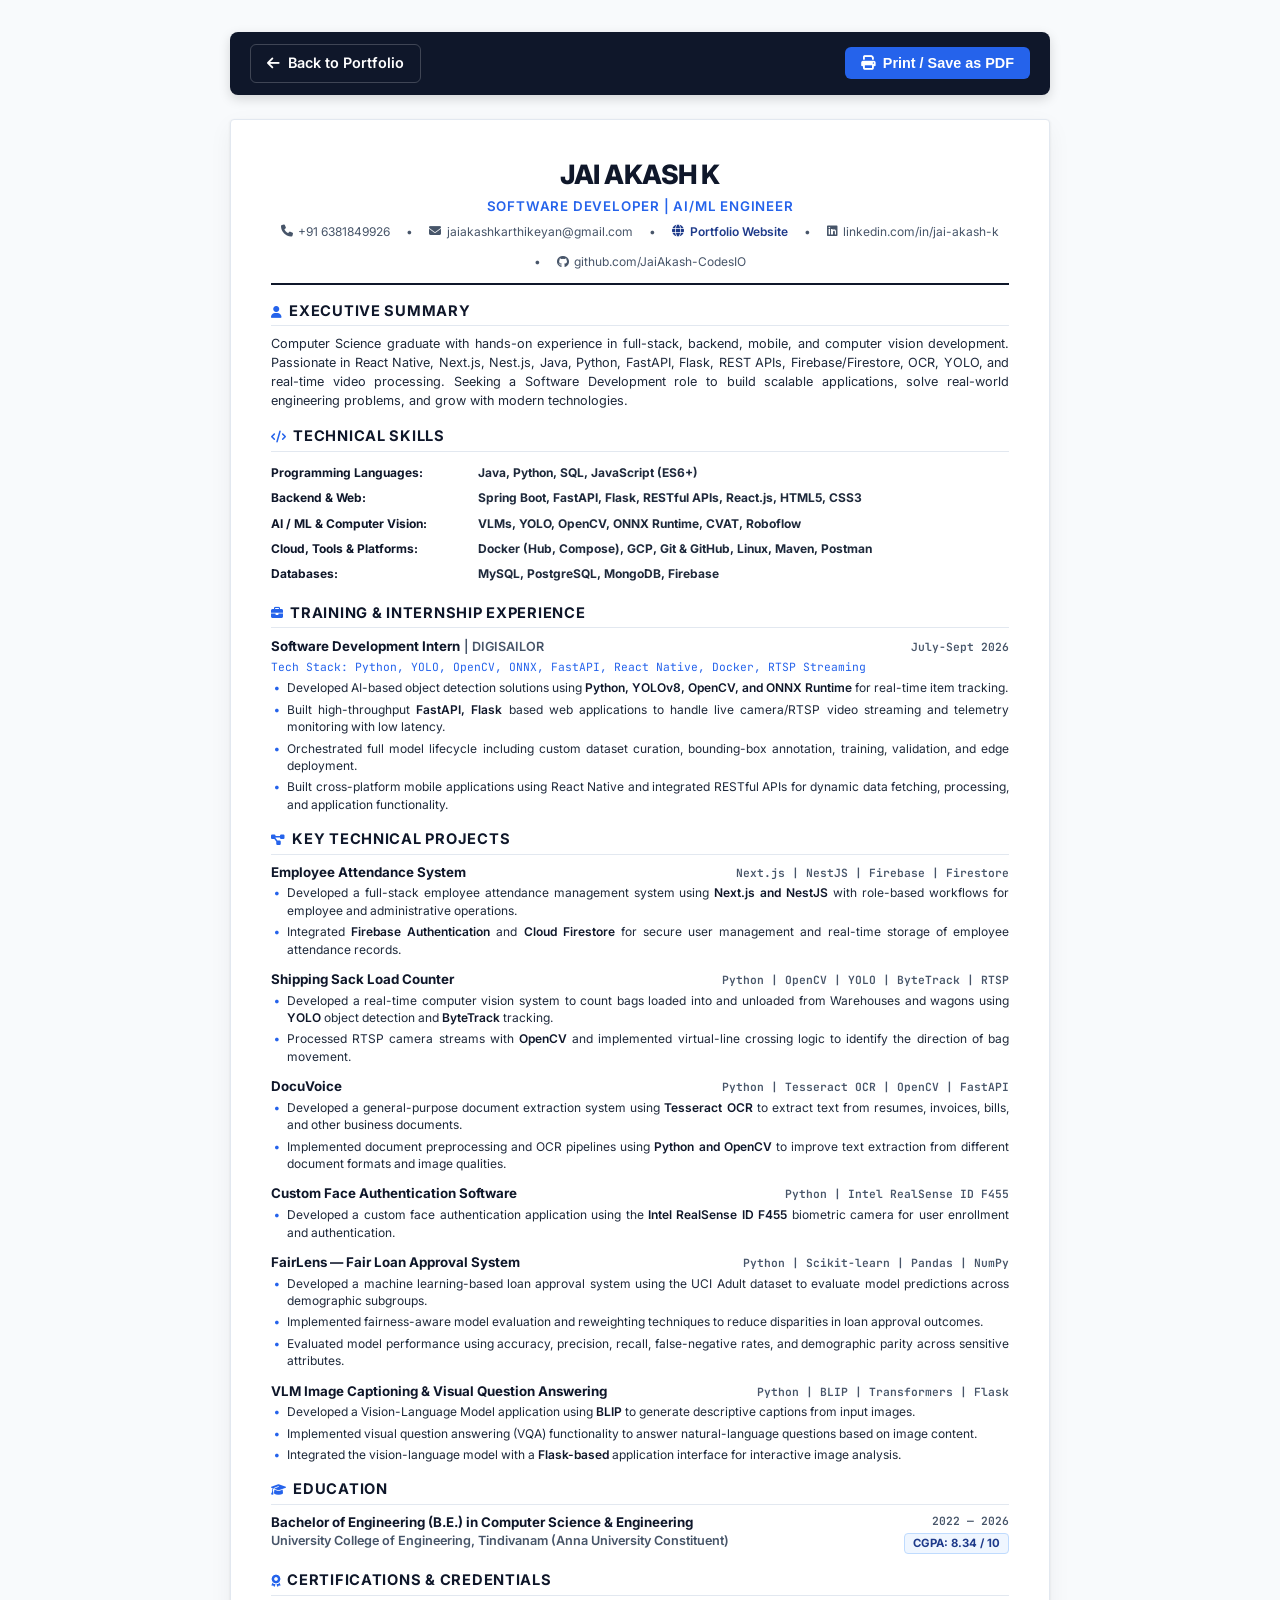
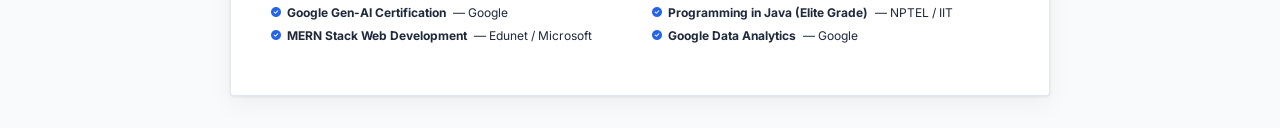
<file: resume.html>
<!DOCTYPE html>
<html lang="en">

<head>
  <meta charset="UTF-8">
  <meta name="viewport" content="width=device-width, initial-scale=1.0">
  <title>Resume - Jai Akash K | Software Developer & AI/ML Engineer</title>

  <!-- Google Fonts -->
  <link rel="preconnect" href="https://fonts.googleapis.com">
  <link rel="preconnect" href="https://fonts.gstatic.com" crossorigin>
  <link
    href="https://fonts.googleapis.com/css2?family=Inter:wght@300;400;500;600;700;800&family=JetBrains+Mono:wght@400;600&display=swap"
    rel="stylesheet">
  <link rel="stylesheet" href="https://cdnjs.cloudflare.com/ajax/libs/font-awesome/6.5.1/css/all.min.css">

  <style>
    :root {
      --primary: #1e3a8a;
      --primary-dark: #0f172a;
      --accent: #2563eb;
      --text-main: #1e293b;
      --text-muted: #475569;
      --border: #e2e8f0;
      --bg: #f8fafc;
      --font-main: 'Inter', -apple-system, BlinkMacSystemFont, 'Segoe UI', Roboto, sans-serif;
      --font-mono: 'JetBrains Mono', monospace;
    }

    * {
      box-sizing: border-box;
      margin: 0;
      padding: 0;
    }

    body {
      background-color: var(--bg);
      color: var(--text-main);
      font-family: var(--font-main);
      font-size: 10.5pt;
      line-height: 1.45;
      -webkit-font-smoothing: antialiased;
      padding: 2rem 1rem;
    }

    /* Print / Action Bar */
    .action-bar {
      max-width: 820px;
      margin: 0 auto 1.5rem auto;
      display: flex;
      justify-content: space-between;
      align-items: center;
      background: #0f172a;
      color: #fff;
      padding: 0.75rem 1.25rem;
      border-radius: 8px;
      box-shadow: 0 4px 12px rgba(0, 0, 0, 0.15);
    }

    .action-bar a,
    .action-bar button {
      background: var(--accent);
      color: #fff;
      border: none;
      padding: 0.5rem 1rem;
      border-radius: 6px;
      font-weight: 600;
      font-size: 0.9rem;
      cursor: pointer;
      text-decoration: none;
      display: inline-flex;
      align-items: center;
      gap: 0.5rem;
      transition: background 0.2s;
    }

    .action-bar a:hover,
    .action-bar button:hover {
      background: #1d4ed8;
    }

    .action-bar .back-link {
      background: transparent;
      border: 1px solid rgba(255, 255, 255, 0.2);
    }

    .action-bar .back-link:hover {
      background: rgba(255, 255, 255, 0.1);
    }

    /* Resume Sheet (A4 Dimensions) */
    .resume-container {
      max-width: 820px;
      margin: 0 auto;
      background: #ffffff;
      padding: 2.2rem 2.5rem;
      border-radius: 4px;
      box-shadow: 0 1px 3px rgba(0, 0, 0, 0.08), 0 8px 24px rgba(0, 0, 0, 0.05);
      border: 1px solid var(--border);
    }

    /* Header */
    .resume-header {
      text-align: center;
      border-bottom: 2px solid var(--primary-dark);
      padding-bottom: 0.8rem;
      margin-bottom: 1rem;
    }

    .candidate-name {
      font-size: 20pt;
      font-weight: 800;
      color: var(--primary-dark);
      letter-spacing: -0.02em;
      text-transform: uppercase;
      margin-bottom: 0.2rem;
    }

    .candidate-title {
      font-size: 10pt;
      font-weight: 600;
      color: var(--accent);
      text-transform: uppercase;
      letter-spacing: 0.06em;
      margin-bottom: 0.4rem;
    }

    .contact-links {
      display: flex;
      flex-wrap: wrap;
      justify-content: center;
      align-items: center;
      gap: 0.8rem 1rem;
      font-size: 9pt;
      color: var(--text-muted);
    }

    .contact-links a {
      color: var(--text-muted);
      text-decoration: none;
      display: inline-flex;
      align-items: center;
      gap: 0.35rem;
      transition: color 0.15s;
    }

    .contact-links a:hover {
      color: var(--accent);
    }

    .contact-links .highlight-link {
      color: var(--primary);
      font-weight: 600;
    }

    /* Section Styling */
    .resume-section {
      margin-bottom: 1rem;
    }

    .section-title {
      font-size: 11pt;
      font-weight: 700;
      color: var(--primary-dark);
      text-transform: uppercase;
      letter-spacing: 0.05em;
      border-bottom: 1.5px solid var(--border);
      padding-bottom: 0.2rem;
      margin-bottom: 0.5rem;
      display: flex;
      align-items: center;
      gap: 0.4rem;
    }

    .section-title i {
      color: var(--accent);
      font-size: 9pt;
    }

    /* Executive Summary */
    .summary-text {
      font-size: 9.5pt;
      color: var(--text-main);
      text-align: justify;
      line-height: 1.5;
    }

    /* Item Block */
    .item-block {
      margin-bottom: 0.75rem;
    }

    .item-block:last-child {
      margin-bottom: 0;
    }

    .item-header {
      display: flex;
      justify-content: space-between;
      align-items: baseline;
      margin-bottom: 0.15rem;
    }

    .item-title {
      font-size: 10pt;
      font-weight: 700;
      color: var(--primary-dark);
    }

    .item-subtitle {
      font-size: 9.5pt;
      font-weight: 600;
      color: var(--text-muted);
    }

    .item-date {
      font-size: 8.5pt;
      font-family: var(--font-mono);
      font-weight: 600;
      color: var(--text-muted);
      white-space: nowrap;
    }

    .item-tech {
      font-size: 8.5pt;
      font-family: var(--font-mono);
      color: var(--accent);
      margin-bottom: 0.25rem;
    }

    /* Bullet Points */
    .bullet-list {
      list-style-type: none;
      padding-left: 0;
    }

    .bullet-list li {
      position: relative;
      padding-left: 1rem;
      font-size: 9pt;
      color: var(--text-main);
      margin-bottom: 0.25rem;
      line-height: 1.45;
      text-align: justify;
    }

    .bullet-list li::before {
      content: "•";
      position: absolute;
      left: 0.2rem;
      color: var(--accent);
      font-weight: bold;
    }

    .bullet-list li strong {
      color: #0f172a;
      font-weight: 600;
    }

    /* Skills Table / Grid */
    .skills-table {
      width: 100%;
      border-collapse: collapse;
      font-size: 9pt;
    }

    .skills-table td {
      padding: 0.25rem 0;
      vertical-align: top;
    }

    .skills-table .skill-cat {
      width: 28%;
      font-weight: 700;
      color: var(--primary-dark);
    }

    .skills-table .skill-items {
      width: 72%;
      color: var(--text-main);
    }

    /* Education Details */
    .education-row {
      display: flex;
      justify-content: space-between;
      align-items: flex-start;
    }

    .cgpa-tag {
      display: inline-block;
      background: #eff6ff;
      border: 1px solid #bfdbfe;
      color: var(--primary);
      font-weight: 700;
      font-size: 8.5pt;
      padding: 0.1rem 0.5rem;
      border-radius: 4px;
      margin-top: 0.2rem;
    }

    /* Certifications Grid */
    .certs-list {
      display: grid;
      grid-template-columns: 1fr 1fr;
      gap: 0.35rem 1.5rem;
      font-size: 9pt;
    }

    .cert-item {
      display: flex;
      align-items: center;
      gap: 0.4rem;
      color: var(--text-main);
    }

    .cert-item i {
      color: var(--accent);
      font-size: 7.5pt;
    }

    /* Print Styles */
    @media print {
      @page {
        margin: 0.6cm 0.8cm 0.6cm 0.8cm;
        size: A4 portrait;
      }

      body {
        background: #fff;
        padding: 0;
        margin: 0;
        font-size: 9.5pt;
        color: #0f172a;
      }

      .action-bar {
        display: none !important;
      }

      .resume-container {
        box-shadow: none !important;
        border: none !important;
        padding: 0 !important;
        margin: 0 !important;
        max-width: 100% !important;
      }

      .resume-header {
        border-bottom: 2px solid #0f172a;
        padding-bottom: 0.5rem;
        margin-bottom: 0.65rem;
      }

      .candidate-name {
        font-size: 18pt;
      }

      .candidate-title {
        font-size: 9.5pt;
        margin-bottom: 0.25rem;
      }

      .contact-links {
        font-size: 8.5pt;
        gap: 0.4rem 0.75rem;
      }

      .resume-section {
        margin-bottom: 0.65rem;
      }

      .section-title {
        font-size: 10pt;
        padding-bottom: 0.15rem;
        margin-bottom: 0.35rem;
        border-bottom: 1.5px solid #cbd5e1;
      }

      .summary-text {
        font-size: 8.8pt;
        line-height: 1.4;
      }

      .item-block {
        margin-bottom: 0.45rem;
      }

      .item-title {
        font-size: 9.2pt;
      }

      .item-subtitle {
        font-size: 8.8pt;
      }

      .item-date {
        font-size: 8pt;
      }

      .item-tech {
        font-size: 8pt;
        margin-bottom: 0.15rem;
      }

      .bullet-list li {
        font-size: 8.6pt;
        margin-bottom: 0.15rem;
        line-height: 1.35;
      }

      .skills-table {
        font-size: 8.5pt;
      }

      .skills-table td {
        padding: 0.15rem 0;
      }

      .certs-list {
        gap: 0.2rem 1rem;
        font-size: 8.5pt;
      }

      a {
        text-decoration: none;
        color: inherit;
      }
    }
  </style>
</head>

<body>

  <!-- Screen Action Bar -->
  <div class="action-bar">
    <a href="index.html" class="back-link"><i class="fa-solid fa-arrow-left"></i> Back to Portfolio</a>
    <div style="display: flex; gap: 0.75rem;">
      <button onclick="window.print()"><i class="fa-solid fa-print"></i> Print / Save as PDF</button>
    </div>
  </div>

  <!-- Main Resume Content -->
  <main class="resume-container">

    <!-- Header -->
    <header class="resume-header">
      <h1 class="candidate-name">JAI AKASH K</h1>
      <div class="candidate-title">Software Developer | AI/ML Engineer</div>
      <div class="contact-links">
        <a href="tel:+916381849926"><i class="fa-solid fa-phone"></i> +91 6381849926</a>
        <span>•</span>
        <a href="mailto:jaiakashkarthikeyan@gmail.com"><i class="fa-solid fa-envelope"></i>
          jaiakashkarthikeyan@gmail.com</a>
        <span>•</span>
        <a href="https://jaiakash-codesio.github.io/my-portfolio/" target="_blank" class="highlight-link"><i
            class="fa-solid fa-globe"></i> Portfolio Website</a>
        <span>•</span>
        <a href="https://linkedin.com/in/jai-akash-k" target="_blank"><i class="fa-brands fa-linkedin"></i>
          linkedin.com/in/jai-akash-k</a>
        <span>•</span>
        <a href="https://github.com/JaiAkash-CodesIO" target="_blank"><i class="fa-brands fa-github"></i>
          github.com/JaiAkash-CodesIO</a>
      </div>
    </header>

    <!-- Executive Summary -->
    <section class="resume-section">
      <h2 class="section-title"><i class="fa-solid fa-user"></i> Executive Summary</h2>
      <p class="summary-text">
        Computer Science graduate with hands-on experience in full-stack, backend, mobile, and computer vision
        development. Passionate in React Native, Next.js, Nest.js, Java, Python, FastAPI, Flask, REST APIs,
        Firebase/Firestore,
        OCR, YOLO, and real-time video processing. Seeking a Software Development role to build scalable applications,
        solve real-world engineering problems, and grow with modern technologies.
      </p>
    </section>

    <!-- Technical Skills -->
    <section class="resume-section">
      <h2 class="section-title"><i class="fa-solid fa-code"></i> Technical Skills</h2>
      <table class="skills-table">
        <tr>
          <td class="skill-cat">Programming Languages:</td>
          <td class="skill-items"><strong>Java, Python, SQL, JavaScript (ES6+)</strong></td>
        </tr>
        <tr>
          <td class="skill-cat">Backend & Web:</td>
          <td class="skill-items"><strong>Spring Boot, FastAPI, Flask, RESTful APIs, React.js,
              HTML5, CSS3</strong></td>
        </tr>
        <tr>
          <td class="skill-cat">AI / ML & Computer Vision:</td>
          <td class="skill-items"><strong>VLMs, YOLO, OpenCV, ONNX
              Runtime, CVAT, Roboflow</strong></td>
        </tr>
        <tr>
          <td class="skill-cat">Cloud, Tools & Platforms:</td>
          <td class="skill-items"><strong>Docker (Hub, Compose), GCP, Git & GitHub, Linux, Maven, Postman</strong></td>
        </tr>
        <tr>
          <td class="skill-cat">Databases:</td>
          <td class="skill-items"><strong>MySQL, PostgreSQL, MongoDB, Firebase</strong></td>
        </tr>
      </table>
    </section>

    <!-- Experience & Internships -->
    <section class="resume-section">
      <h2 class="section-title"><i class="fa-solid fa-briefcase"></i> Training & Internship Experience</h2>

      <!-- DIGISAILOR -->
      <div class="item-block">
        <div class="item-header">
          <div>
            <span class="item-title">Software Development Intern</span>
            <span class="item-subtitle"> | DIGISAILOR</span>
          </div>
          <span class="item-date">July-Sept 2026</span>
        </div>
        <div class="item-tech">Tech Stack: Python, YOLO, OpenCV, ONNX, FastAPI, React Native, Docker, RTSP Streaming
        </div>
        <ul class="bullet-list">
          <li>Developed AI-based object detection solutions using <strong>Python, YOLOv8, OpenCV, and ONNX
              Runtime</strong> for real-time item tracking.</li>
          <li>Built high-throughput <strong>FastAPI, Flask</strong> based web applications to handle live camera/RTSP
            video streaming
            and telemetry monitoring with low latency.</li>
          <li>Orchestrated full model lifecycle including custom dataset curation, bounding-box annotation, training,
            validation, and edge deployment.</li>
          <li>Built cross-platform mobile applications using React Native and integrated RESTful APIs for dynamic data
            fetching, processing, and application functionality.</li>
        </ul>
      </div>


    </section>

    <!-- Projects -->
    <section class="resume-section">
      <h2 class="section-title"><i class="fa-solid fa-diagram-project"></i> Key Technical Projects</h2>

      <!-- Project 1: Employee Attendance System -->
      <div class="item-block">
        <div class="item-header">
          <span class="item-title">Employee Attendance System</span>
          <span class="item-date">Next.js | NestJS | Firebase | Firestore</span>
        </div>
        <ul class="bullet-list">
          <li>Developed a full-stack employee attendance management system using <strong>Next.js and NestJS</strong>
            with role-based workflows for employee and administrative operations.</li>
          <li>Integrated <strong>Firebase Authentication</strong> and <strong>Cloud Firestore</strong> for secure user
            management and real-time storage of employee attendance records.</li>
        </ul>
      </div>

      <!-- Project 2: Shipping Sack Load Counter -->
      <div class="item-block">
        <div class="item-header">
          <span class="item-title">Shipping Sack Load Counter</span>
          <span class="item-date">Python | OpenCV | YOLO | ByteTrack | RTSP</span>
        </div>
        <ul class="bullet-list">
          <li>Developed a real-time computer vision system to count bags loaded into and unloaded from Warehouses and
            wagons
            using <strong>YOLO</strong> object detection and <strong>ByteTrack</strong> tracking.</li>
          <li>Processed RTSP camera streams with <strong>OpenCV</strong> and implemented virtual-line crossing logic to
            identify the direction of bag movement.</li>
        </ul>
      </div>

      <!-- Project 3: Document AI -->
      <div class="item-block">
        <div class="item-header">
          <span class="item-title">DocuVoice</span>
          <span class="item-date">Python | Tesseract OCR | OpenCV | FastAPI</span>
        </div>
        <ul class="bullet-list">
          <li>Developed a general-purpose document extraction system using <strong>Tesseract OCR</strong> to extract
            text from resumes, invoices, bills, and other business documents.</li>
          <li>Implemented document preprocessing and OCR pipelines using <strong>Python and OpenCV</strong> to improve
            text extraction from different document formats and image qualities.</li>
        </ul>
      </div>

      <!-- Project 4: Custom Face Authentication Software -->
      <div class="item-block">
        <div class="item-header">
          <span class="item-title">Custom Face Authentication Software</span>
          <span class="item-date">Python | Intel RealSense ID F455</span>
        </div>
        <ul class="bullet-list">
          <li>Developed a custom face authentication application using the <strong>Intel RealSense ID F455</strong>
            biometric camera for user enrollment and authentication.</li>
        </ul>
      </div>

      <!-- Project 5: FairLens — Fair Loan Approval System -->
      <div class="item-block">
        <div class="item-header">
          <span class="item-title">FairLens — Fair Loan Approval System</span>
          <span class="item-date">Python | Scikit-learn | Pandas | NumPy</span>
        </div>
        <ul class="bullet-list">
          <li>Developed a machine learning-based loan approval system using the UCI Adult dataset to evaluate model predictions across demographic subgroups.</li>
          <li>Implemented fairness-aware model evaluation and reweighting techniques to reduce disparities in loan approval outcomes.</li>
          <li>Evaluated model performance using accuracy, precision, recall, false-negative rates, and demographic parity across sensitive attributes.</li>
        </ul>
      </div>

      <!-- Project 6: VLM Image Captioning -->
      <div class="item-block">
        <div class="item-header">
          <span class="item-title">VLM Image Captioning & Visual Question Answering</span>
          <span class="item-date">Python | BLIP | Transformers | Flask</span>
        </div>
        <ul class="bullet-list">
          <li>Developed a Vision-Language Model application using <strong>BLIP</strong> to generate descriptive captions from input images.</li>
          <li>Implemented visual question answering (VQA) functionality to answer natural-language questions based on image content.</li>
          <li>Integrated the vision-language model with a <strong>Flask-based</strong> application interface for interactive image analysis.</li>
        </ul>
      </div>
    </section>

    <!-- Education -->
    <section class="resume-section">
      <h2 class="section-title"><i class="fa-solid fa-graduation-cap"></i> Education</h2>
      <div class="item-block">
        <div class="education-row">
          <div>
            <div class="item-title">Bachelor of Engineering (B.E.) in Computer Science & Engineering</div>
            <div class="item-subtitle">University College of Engineering, Tindivanam (Anna University Constituent)</div>
          </div>
          <div style="text-align: right;">
            <div class="item-date">2022 — 2026</div>
            <div class="cgpa-tag">CGPA: 8.34 / 10</div>
          </div>
        </div>
      </div>
    </section>

    <!-- Certifications -->
    <section class="resume-section">
      <h2 class="section-title"><i class="fa-solid fa-award"></i> Certifications & Credentials</h2>
      <div class="certs-list">
        <div class="cert-item"><i class="fa-solid fa-circle-check"></i> <strong>Google Gen-AI Certification</strong> —
          Google</div>
        <div class="cert-item"><i class="fa-solid fa-circle-check"></i> <strong>Programming in Java (Elite
            Grade)</strong> — NPTEL / IIT</div>
        <div class="cert-item"><i class="fa-solid fa-circle-check"></i> <strong>MERN Stack Web Development</strong> —
          Edunet / Microsoft</div>
        <div class="cert-item"><i class="fa-solid fa-circle-check"></i> <strong>Google Data Analytics</strong> — Google
        </div>
      </div>
    </section>

  </main>

</body>

</html>
</file>
<file: styles.css>
/* ==========================================================================
   JAI AKASH K - PORTFOLIO STYLESHEET
   Design Language: Futuristic Dark Glassmorphism, Neon Glow & Modern Typography
   ========================================================================== */

/* --------------------------------------------------------------------------
   1. ROOT VARIABLES & DESIGN TOKENS
   -------------------------------------------------------------------------- */
:root {
  /* Colors */
  --bg-main: #070a12;
  --bg-secondary: #0b111e;
  --bg-card: rgba(14, 22, 39, 0.7);
  --bg-card-hover: rgba(20, 32, 57, 0.85);
  --bg-glass: rgba(15, 23, 42, 0.6);
  --border-glass: rgba(255, 255, 255, 0.08);
  --border-glass-hover: rgba(0, 242, 254, 0.4);
  --border-accent: rgba(138, 43, 226, 0.3);

  /* Neon Accents */
  --cyan-primary: #00f2fe;
  --cyan-glow: rgba(0, 242, 254, 0.35);
  --purple-primary: #8a2be2;
  --purple-glow: rgba(138, 43, 226, 0.4);
  --blue-primary: #3b82f6;
  --emerald-primary: #10b981;
  --amber-primary: #f59e0b;
  --red-primary: #ef4444;

  /* Typography Colors */
  --text-primary: #f8fafc;
  --text-secondary: #94a3b8;
  --text-muted: #64748b;
  --text-inverse: #030712;

  /* Fonts */
  --font-heading: 'Outfit', -apple-system, BlinkMacSystemFont, sans-serif;
  --font-body: 'Plus Jakarta Sans', -apple-system, BlinkMacSystemFont, sans-serif;
  --font-mono: 'JetBrains Mono', monospace;

  /* Layout & Transitions */
  --max-width: 1200px;
  --transition-fast: 0.2s cubic-bezier(0.4, 0, 0.2, 1);
  --transition-smooth: 0.35s cubic-bezier(0.16, 1, 0.3, 1);
  --radius-sm: 8px;
  --radius-md: 14px;
  --radius-lg: 20px;
  --radius-full: 9999px;
  --shadow-glass: 0 10px 30px -10px rgba(0, 0, 0, 0.5), inset 0 1px 1px 0 rgba(255, 255, 255, 0.08);
  --shadow-glow: 0 0 25px -5px var(--cyan-glow);
}

/* --------------------------------------------------------------------------
   2. RESET & BASE ELEMENTS
   -------------------------------------------------------------------------- */
*, *::before, *::after {
  box-sizing: border-box;
  margin: 0;
  padding: 0;
}

html {
  scroll-behavior: smooth;
  color-scheme: dark;
}

body {
  background-color: var(--bg-main);
  color: var(--text-primary);
  font-family: var(--font-body);
  font-size: 16px;
  line-height: 1.65;
  overflow-x: hidden;
  position: relative;
  -webkit-font-smoothing: antialiased;
}

/* Canvas Background */
#bg-canvas {
  position: fixed;
  top: 0;
  left: 0;
  width: 100vw;
  height: 100vh;
  z-index: -1;
  pointer-events: none;
}

/* Scroll Progress Bar */
.scroll-progress-bar {
  position: fixed;
  top: 0;
  left: 0;
  height: 3px;
  width: 0%;
  background: linear-gradient(90deg, var(--cyan-primary), var(--purple-primary));
  z-index: 9999;
  box-shadow: 0 0 10px var(--cyan-primary);
  transition: width 0.1s ease-out;
}

/* Container */
.container {
  width: 100%;
  max-width: var(--max-width);
  margin-left: auto;
  margin-right: auto;
  padding-left: 1.5rem;
  padding-right: 1.5rem;
}

/* Section Spacing */
.section-padding {
  padding: 6rem 0;
  position: relative;
}

.section-alt {
  background: linear-gradient(180deg, rgba(11, 17, 30, 0.4) 0%, rgba(7, 10, 18, 0.8) 100%);
  border-top: 1px solid rgba(255, 255, 255, 0.03);
  border-bottom: 1px solid rgba(255, 255, 255, 0.03);
}

/* Typography Helpers */
h1, h2, h3, h4, h5, h6 {
  font-family: var(--font-heading);
  color: var(--text-primary);
  line-height: 1.25;
}

a {
  color: inherit;
  text-decoration: none;
  transition: color var(--transition-fast);
}

strong {
  color: #fff;
  font-weight: 600;
}

.text-cyan { color: var(--cyan-primary); }
.text-purple { color: var(--purple-primary); }
.text-orange { color: #f97316; }
.text-yellow { color: #eab308; }
.text-green { color: var(--emerald-primary); }
.text-teal { color: #14b8a6; }
.text-blue { color: var(--blue-primary); }
.text-red { color: var(--red-primary); }
.text-danger { color: #f87171; }
.text-muted { color: var(--text-secondary); }
.text-center { text-align: center; }
.mt-3 { margin-top: 0.75rem; }
.mt-4 { margin-top: 1.25rem; }

/* Gradient Text Effect */
.gradient-text {
  background: linear-gradient(135deg, var(--cyan-primary) 0%, #38bdf8 30%, #a855f7 70%, #ec4899 100%);
  -webkit-background-clip: text;
  -webkit-text-fill-color: transparent;
  display: inline-block;
}

/* Section Header Structure */
.section-header {
  margin-bottom: 3.5rem;
}

.section-tag {
  display: inline-flex;
  align-items: center;
  gap: 0.5rem;
  padding: 0.35rem 0.9rem;
  background: rgba(0, 242, 254, 0.08);
  border: 1px solid rgba(0, 242, 254, 0.25);
  border-radius: var(--radius-full);
  color: var(--cyan-primary);
  font-size: 0.85rem;
  font-family: var(--font-mono);
  font-weight: 600;
  text-transform: uppercase;
  letter-spacing: 0.08em;
  margin-bottom: 1rem;
}

.section-title {
  font-size: clamp(2rem, 3.8vw, 2.75rem);
  font-weight: 800;
  letter-spacing: -0.02em;
  margin-bottom: 0.85rem;
}

.section-subtitle {
  font-size: 1.1rem;
  color: var(--text-secondary);
  max-width: 620px;
  margin: 0 auto;
}

/* --------------------------------------------------------------------------
   3. BUTTONS & INTERACTIVE ELEMENTS
   -------------------------------------------------------------------------- */
.btn {
  display: inline-flex;
  align-items: center;
  justify-content: center;
  gap: 0.6rem;
  padding: 0.8rem 1.6rem;
  font-family: var(--font-heading);
  font-size: 0.95rem;
  font-weight: 600;
  border-radius: var(--radius-md);
  cursor: pointer;
  border: 1px solid transparent;
  transition: all var(--transition-smooth);
  text-decoration: none;
  white-space: nowrap;
}

.btn-sm {
  padding: 0.55rem 1.1rem;
  font-size: 0.85rem;
  border-radius: var(--radius-sm);
}

.btn-primary {
  background: linear-gradient(135deg, var(--cyan-primary) 0%, #2563eb 100%);
  color: #030712;
  box-shadow: 0 4px 20px rgba(0, 242, 254, 0.25);
}

.btn-primary:hover {
  transform: translateY(-2px);
  box-shadow: 0 6px 28px rgba(0, 242, 254, 0.45);
  filter: brightness(1.08);
}

.btn-glow {
  position: relative;
  overflow: hidden;
}

.btn-glow::after {
  content: '';
  position: absolute;
  top: -50%;
  left: -50%;
  width: 200%;
  height: 200%;
  background: linear-gradient(60deg, transparent, rgba(255, 255, 255, 0.2), transparent);
  transform: rotate(30deg);
  transition: all 0.6s ease;
}

.btn-glow:hover::after {
  left: 100%;
}

.btn-glass {
  background: var(--bg-card);
  backdrop-filter: blur(12px);
  border-color: var(--border-glass);
  color: var(--text-primary);
}

.btn-glass:hover {
  background: var(--bg-card-hover);
  border-color: var(--border-glass-hover);
  color: var(--cyan-primary);
  transform: translateY(-2px);
}

.btn-outline {
  background: transparent;
  border-color: rgba(255, 255, 255, 0.18);
  color: var(--text-primary);
}

.btn-outline:hover {
  border-color: var(--cyan-primary);
  color: var(--cyan-primary);
  background: rgba(0, 242, 254, 0.05);
  transform: translateY(-2px);
}

.btn-block {
  width: 100%;
}

/* --------------------------------------------------------------------------
   4. NAVIGATION BAR
   -------------------------------------------------------------------------- */
.navbar-header {
  position: fixed;
  top: 0;
  left: 0;
  right: 0;
  z-index: 1000;
  background: rgba(7, 10, 18, 0.75);
  backdrop-filter: blur(16px);
  -webkit-backdrop-filter: blur(16px);
  border-bottom: 1px solid var(--border-glass);
  transition: all var(--transition-smooth);
}

.navbar-header.scrolled {
  background: rgba(7, 10, 18, 0.92);
  border-bottom-color: rgba(0, 242, 254, 0.15);
  box-shadow: 0 10px 30px -10px rgba(0, 0, 0, 0.7);
}

.nav-container {
  max-width: var(--max-width);
  margin: 0 auto;
  padding: 1rem 1.5rem;
  display: flex;
  align-items: center;
  justify-content: space-between;
}

.nav-brand {
  display: flex;
  align-items: center;
  gap: 0.6rem;
  font-family: var(--font-heading);
  font-weight: 800;
  font-size: 1.3rem;
  color: var(--text-primary);
}

.brand-badge {
  background: linear-gradient(135deg, var(--cyan-primary), var(--purple-primary));
  color: #030712;
  font-family: var(--font-mono);
  font-size: 0.8rem;
  font-weight: 700;
  padding: 0.25rem 0.5rem;
  border-radius: var(--radius-sm);
}

.brand-text .dot {
  color: var(--cyan-primary);
}

.nav-links {
  display: flex;
  align-items: center;
  gap: 1.8rem;
}

.nav-link {
  font-size: 0.92rem;
  font-weight: 500;
  color: var(--text-secondary);
  display: flex;
  align-items: center;
  gap: 0.4rem;
  position: relative;
  padding: 0.4rem 0;
}

.nav-link i {
  font-size: 0.85rem;
  opacity: 0.7;
}

.nav-link:hover, .nav-link.active {
  color: var(--cyan-primary);
}

.nav-link::after {
  content: '';
  position: absolute;
  bottom: 0;
  left: 0;
  width: 0%;
  height: 2px;
  background: var(--cyan-primary);
  box-shadow: 0 0 8px var(--cyan-primary);
  transition: width var(--transition-fast);
}

.nav-link:hover::after, .nav-link.active::after {
  width: 100%;
}

.nav-actions {
  display: flex;
  align-items: center;
  gap: 0.9rem;
}

.social-icon-btn {
  width: 38px;
  height: 38px;
  border-radius: var(--radius-sm);
  background: var(--bg-card);
  border: 1px solid var(--border-glass);
  display: flex;
  align-items: center;
  justify-content: center;
  color: var(--text-secondary);
  transition: all var(--transition-fast);
}

.social-icon-btn:hover {
  color: var(--cyan-primary);
  border-color: var(--border-glass-hover);
  background: rgba(0, 242, 254, 0.1);
  transform: translateY(-2px);
}

.mobile-toggle {
  display: none;
  flex-direction: column;
  justify-content: space-around;
  width: 30px;
  height: 24px;
  background: transparent;
  border: none;
  cursor: pointer;
  padding: 0;
  z-index: 1001;
}

.mobile-toggle .bar {
  width: 100%;
  height: 2px;
  background-color: var(--text-primary);
  border-radius: 2px;
  transition: all 0.3s ease-in-out;
}

/* --------------------------------------------------------------------------
   5. HERO SECTION
   -------------------------------------------------------------------------- */
.hero-section {
  min-height: 100vh;
  padding-top: 8.5rem;
  padding-bottom: 5rem;
  display: flex;
  align-items: center;
  position: relative;
}

.hero-grid {
  display: grid;
  grid-template-columns: 1.15fr 0.85fr;
  gap: 3.5rem;
  align-items: center;
}

.status-pill {
  display: inline-flex;
  align-items: center;
  gap: 0.6rem;
  padding: 0.4rem 1rem;
  background: rgba(16, 185, 129, 0.1);
  border: 1px solid rgba(16, 185, 129, 0.3);
  border-radius: var(--radius-full);
  color: #34d399;
  font-size: 0.85rem;
  font-weight: 600;
  margin-bottom: 1.5rem;
}

.pulse-dot {
  width: 8px;
  height: 8px;
  background-color: var(--emerald-primary);
  border-radius: 50%;
  box-shadow: 0 0 0 0 rgba(16, 185, 129, 0.7);
  animation: pulseGreen 1.8s infinite;
}

@keyframes pulseGreen {
  0% { transform: scale(0.95); box-shadow: 0 0 0 0 rgba(16, 185, 129, 0.7); }
  70% { transform: scale(1); box-shadow: 0 0 0 8px rgba(16, 185, 129, 0); }
  100% { transform: scale(0.95); box-shadow: 0 0 0 0 rgba(16, 185, 129, 0); }
}

.hero-title {
  font-size: clamp(2.5rem, 5.2vw, 4rem);
  font-weight: 900;
  letter-spacing: -0.03em;
  margin-bottom: 0.5rem;
}

.hero-typing-wrapper {
  font-family: var(--font-heading);
  font-size: clamp(1.25rem, 2.8vw, 1.85rem);
  font-weight: 600;
  color: var(--text-secondary);
  min-height: 2.4rem;
  display: flex;
  align-items: center;
  gap: 0.5rem;
  margin-bottom: 1.5rem;
}

.typing-prefix {
  color: var(--text-muted);
}

.typing-text {
  color: var(--cyan-primary);
  font-weight: 700;
}

.typing-cursor {
  color: var(--cyan-primary);
  animation: blink 0.8s infinite;
  font-weight: 300;
}

@keyframes blink {
  0%, 100% { opacity: 1; }
  50% { opacity: 0; }
}

.hero-description {
  font-size: 1.1rem;
  color: var(--text-secondary);
  line-height: 1.75;
  margin-bottom: 2rem;
  max-width: 640px;
}

/* Hero Stats Counter Box */
.hero-stats {
  display: grid;
  grid-template-columns: repeat(4, 1fr);
  gap: 1rem;
  margin-bottom: 2.2rem;
}

.stat-card {
  background: var(--bg-card);
  backdrop-filter: blur(12px);
  border: 1px solid var(--border-glass);
  padding: 1rem 0.8rem;
  border-radius: var(--radius-md);
  text-align: center;
  transition: all var(--transition-fast);
}

.stat-card:hover {
  border-color: var(--border-glass-hover);
  transform: translateY(-3px);
  box-shadow: 0 10px 25px -8px rgba(0, 242, 254, 0.2);
}

.stat-number {
  font-family: var(--font-heading);
  font-size: 1.55rem;
  font-weight: 800;
  color: #fff;
  background: linear-gradient(135deg, #fff 40%, var(--cyan-primary) 100%);
  -webkit-background-clip: text;
  -webkit-text-fill-color: transparent;
}

.stat-label {
  font-size: 0.75rem;
  color: var(--text-muted);
  font-weight: 600;
  text-transform: uppercase;
  letter-spacing: 0.04em;
  margin-top: 0.2rem;
}

.hero-actions {
  display: flex;
  flex-wrap: wrap;
  align-items: center;
  gap: 1rem;
  margin-bottom: 2rem;
}

.hero-social-links {
  display: flex;
  flex-wrap: wrap;
  align-items: center;
  gap: 1rem;
  font-size: 0.9rem;
  color: var(--text-secondary);
}

.links-label {
  font-family: var(--font-mono);
  font-size: 0.8rem;
  color: var(--text-muted);
}

.hero-social-link {
  display: inline-flex;
  align-items: center;
  gap: 0.45rem;
  color: var(--text-secondary);
  background: rgba(255, 255, 255, 0.04);
  padding: 0.35rem 0.75rem;
  border-radius: var(--radius-sm);
  border: 1px solid rgba(255, 255, 255, 0.06);
  transition: all var(--transition-fast);
}

.hero-social-link:hover {
  color: var(--cyan-primary);
  border-color: var(--cyan-primary);
  background: rgba(0, 242, 254, 0.08);
}

/* Floating 3D Code Card in Hero */
.hero-visual {
  position: relative;
  perspective: 1000px;
}

.floating-tech-card {
  background: rgba(10, 16, 29, 0.85);
  backdrop-filter: blur(20px);
  -webkit-backdrop-filter: blur(20px);
  border: 1px solid rgba(255, 255, 255, 0.12);
  border-radius: var(--radius-lg);
  box-shadow: 0 20px 50px -10px rgba(0, 0, 0, 0.7), 0 0 30px -5px rgba(0, 242, 254, 0.15);
  position: relative;
  overflow: visible;
  transition: transform 0.4s ease, box-shadow 0.4s ease;
}

.floating-tech-card:hover {
  box-shadow: 0 25px 60px -10px rgba(0, 0, 0, 0.8), 0 0 40px 0 rgba(0, 242, 254, 0.25);
}

.card-header-bar {
  display: flex;
  align-items: center;
  justify-content: space-between;
  padding: 0.9rem 1.25rem;
  background: rgba(255, 255, 255, 0.03);
  border-bottom: 1px solid rgba(255, 255, 255, 0.08);
  border-top-left-radius: var(--radius-lg);
  border-top-right-radius: var(--radius-lg);
}

.mac-dots {
  display: flex;
  gap: 6px;
}

.dot-red, .dot-yellow, .dot-green {
  width: 11px;
  height: 11px;
  border-radius: 50%;
}
.dot-red { background: #ff5f56; }
.dot-yellow { background: #ffbd2e; }
.dot-green { background: #27c93f; }

.card-title-text {
  font-family: var(--font-mono);
  font-size: 0.8rem;
  color: var(--text-secondary);
}

.badge-live {
  font-family: var(--font-mono);
  font-size: 0.68rem;
  font-weight: 700;
  background: rgba(16, 185, 129, 0.2);
  color: #34d399;
  padding: 0.15rem 0.5rem;
  border-radius: var(--radius-full);
  border: 1px solid rgba(16, 185, 129, 0.4);
}

.card-code-body {
  padding: 1.4rem;
  font-family: var(--font-mono);
  font-size: 0.82rem;
  line-height: 1.7;
  overflow-x: auto;
}

.code-keyword { color: #f43f5e; font-weight: 600; }
.code-variable { color: #38bdf8; }
.code-property { color: #a78bfa; }
.code-string { color: #34d399; }
.code-number { color: #fbbf24; }
.code-boolean { color: #ec4899; font-weight: 600; }
.code-function { color: #60a5fa; }
.code-comment { color: #64748b; font-style: italic; }

/* Floating Badges */
.float-badge {
  position: absolute;
  background: rgba(15, 23, 42, 0.9);
  backdrop-filter: blur(12px);
  border: 1px solid rgba(255, 255, 255, 0.15);
  border-radius: var(--radius-full);
  padding: 0.5rem 1rem;
  display: flex;
  align-items: center;
  gap: 0.6rem;
  font-family: var(--font-heading);
  font-size: 0.85rem;
  font-weight: 600;
  box-shadow: 0 10px 25px -5px rgba(0, 0, 0, 0.6);
  animation: floatAnim 4s ease-in-out infinite;
}

.badge-top-right {
  top: -15px;
  right: -20px;
  animation-delay: 0s;
}

.badge-mid-left {
  top: 45%;
  left: -25px;
  animation-delay: 1.5s;
}

.badge-bottom-right {
  bottom: -15px;
  right: -10px;
  animation-delay: 2.5s;
}

@keyframes floatAnim {
  0%, 100% { transform: translateY(0px); }
  50% { transform: translateY(-8px); }
}

/* --------------------------------------------------------------------------
   6. BENTO GRID (ABOUT & EDUCATION)
   -------------------------------------------------------------------------- */
.bento-grid {
  display: grid;
  grid-template-columns: repeat(3, 1fr);
  gap: 1.5rem;
}

.bento-card {
  background: var(--bg-card);
  backdrop-filter: blur(16px);
  border: 1px solid var(--border-glass);
  border-radius: var(--radius-lg);
  padding: 2rem;
  position: relative;
  transition: all var(--transition-smooth);
  box-shadow: var(--shadow-glass);
  overflow: hidden;
}

.bento-card::before {
  content: '';
  position: absolute;
  top: 0;
  left: 0;
  right: 0;
  height: 2px;
  background: linear-gradient(90deg, transparent, var(--cyan-primary), transparent);
  opacity: 0;
  transition: opacity var(--transition-smooth);
}

.bento-card:hover {
  background: var(--bg-card-hover);
  border-color: var(--border-glass-hover);
  transform: translateY(-4px);
  box-shadow: 0 20px 40px -15px rgba(0, 0, 0, 0.7), 0 0 20px -5px var(--cyan-glow);
}

.bento-card:hover::before {
  opacity: 1;
}

.bento-span-2 {
  grid-column: span 2;
}

.bento-icon-wrapper {
  width: 48px;
  height: 48px;
  border-radius: var(--radius-md);
  background: rgba(0, 242, 254, 0.1);
  border: 1px solid rgba(0, 242, 254, 0.2);
  display: flex;
  align-items: center;
  justify-content: center;
  color: var(--cyan-primary);
  font-size: 1.3rem;
  margin-bottom: 1.25rem;
}

.bento-date-pill {
  position: absolute;
  top: 2rem;
  right: 2rem;
  font-family: var(--font-mono);
  font-size: 0.75rem;
  padding: 0.25rem 0.75rem;
  border-radius: var(--radius-full);
  background: rgba(138, 43, 226, 0.15);
  border: 1px solid rgba(138, 43, 226, 0.35);
  color: #c084fc;
}

.bento-title {
  font-size: 1.4rem;
  font-weight: 700;
  margin-bottom: 0.8rem;
}

.bento-text {
  color: var(--text-secondary);
  font-size: 0.98rem;
  line-height: 1.7;
}

.bento-institution {
  font-size: 1.15rem;
  font-weight: 600;
  color: #fff;
  margin-bottom: 0.2rem;
}

.bento-subinfo {
  font-size: 0.9rem;
  color: var(--text-muted);
  margin-bottom: 1rem;
}

.grade-highlight {
  background: rgba(0, 0, 0, 0.3);
  border: 1px solid rgba(255, 255, 255, 0.08);
  border-radius: var(--radius-md);
  padding: 1rem 1.25rem;
}

.grade-label {
  display: block;
  font-size: 0.78rem;
  color: var(--text-muted);
  text-transform: uppercase;
  letter-spacing: 0.05em;
}

.grade-value {
  display: block;
  font-size: 0.98rem;
  font-weight: 600;
  color: #fff;
  margin-bottom: 0.6rem;
}

.cgpa-box {
  display: inline-flex;
  align-items: baseline;
  gap: 0.4rem;
  background: rgba(0, 242, 254, 0.12);
  border: 1px solid rgba(0, 242, 254, 0.3);
  padding: 0.3rem 0.8rem;
  border-radius: var(--radius-sm);
}

.cgpa-num {
  font-family: var(--font-heading);
  font-size: 1.35rem;
  font-weight: 800;
  color: var(--cyan-primary);
}

.cgpa-denom {
  font-size: 0.82rem;
  color: var(--text-secondary);
}

.bento-note {
  font-size: 0.88rem;
  color: var(--text-secondary);
  line-height: 1.5;
}

.bento-tags {
  display: flex;
  flex-wrap: wrap;
  gap: 0.6rem;
}

.tech-tag {
  background: rgba(255, 255, 255, 0.05);
  border: 1px solid rgba(255, 255, 255, 0.1);
  padding: 0.35rem 0.85rem;
  border-radius: var(--radius-full);
  font-size: 0.82rem;
  font-weight: 500;
  color: var(--text-secondary);
  display: inline-flex;
  align-items: center;
  gap: 0.4rem;
}

.values-list {
  list-style: none;
  display: flex;
  flex-direction: column;
  gap: 1rem;
}

.values-list li {
  font-size: 0.95rem;
  color: var(--text-secondary);
  display: flex;
  align-items: flex-start;
  gap: 0.65rem;
  line-height: 1.5;
}

.values-list li i {
  margin-top: 0.25rem;
}

.quick-contact-grid {
  display: grid;
  grid-template-columns: repeat(2, 1fr);
  gap: 1.25rem;
  margin-top: 1rem;
}

.contact-mini-item {
  display: flex;
  align-items: center;
  gap: 1rem;
  background: rgba(0, 0, 0, 0.25);
  border: 1px solid rgba(255, 255, 255, 0.06);
  padding: 0.9rem 1.1rem;
  border-radius: var(--radius-md);
  transition: all var(--transition-fast);
}

.contact-mini-item:hover {
  border-color: var(--border-glass-hover);
  background: rgba(0, 242, 254, 0.04);
}

.contact-mini-item i {
  font-size: 1.3rem;
  color: var(--cyan-primary);
}

.mini-label {
  display: block;
  font-size: 0.75rem;
  color: var(--text-muted);
  text-transform: uppercase;
  letter-spacing: 0.05em;
}

.mini-val {
  display: block;
  font-size: 0.92rem;
  font-weight: 600;
  color: var(--text-primary);
  word-break: break-all;
}

.mini-val:hover {
  color: var(--cyan-primary);
}

/* --------------------------------------------------------------------------
   7. TIMELINE (EXPERIENCE & INTERNSHIPS)
   -------------------------------------------------------------------------- */
.timeline {
  position: relative;
  max-width: 900px;
  margin: 0 auto;
  padding: 1rem 0;
}

.timeline::before {
  content: '';
  position: absolute;
  top: 0;
  bottom: 0;
  left: 28px;
  width: 2px;
  background: linear-gradient(180deg, var(--cyan-primary), var(--purple-primary), rgba(255, 255, 255, 0.05));
}

.timeline-item {
  position: relative;
  padding-left: 75px;
  margin-bottom: 3rem;
}

.timeline-item:last-child {
  margin-bottom: 0;
}

.timeline-dot {
  position: absolute;
  top: 0;
  left: 8px;
  width: 42px;
  height: 42px;
  border-radius: 50%;
  background: #090d16;
  border: 2px solid var(--cyan-primary);
  box-shadow: 0 0 15px var(--cyan-glow);
  display: flex;
  align-items: center;
  justify-content: center;
  color: var(--cyan-primary);
  font-size: 1rem;
  z-index: 2;
}

.timeline-card {
  background: var(--bg-card);
  backdrop-filter: blur(16px);
  border: 1px solid var(--border-glass);
  border-radius: var(--radius-lg);
  padding: 2rem;
  box-shadow: var(--shadow-glass);
  transition: all var(--transition-smooth);
}

.timeline-card:hover {
  background: var(--bg-card-hover);
  border-color: var(--border-glass-hover);
  transform: translateX(6px);
  box-shadow: 0 15px 35px -10px rgba(0, 0, 0, 0.6), 0 0 25px -5px var(--cyan-glow);
}

.timeline-card-header {
  display: flex;
  align-items: flex-start;
  justify-content: space-between;
  margin-bottom: 1.25rem;
  flex-wrap: wrap;
  gap: 0.8rem;
}

.company-badge {
  display: inline-flex;
  align-items: center;
  gap: 0.4rem;
  font-family: var(--font-mono);
  font-size: 0.85rem;
  font-weight: 600;
  color: var(--cyan-primary);
  background: rgba(0, 242, 254, 0.08);
  padding: 0.25rem 0.75rem;
  border-radius: var(--radius-sm);
  margin-bottom: 0.4rem;
}

.timeline-role {
  font-size: 1.3rem;
  font-weight: 700;
}

.timeline-date {
  font-family: var(--font-mono);
  font-size: 0.85rem;
  color: var(--text-muted);
  display: flex;
  align-items: center;
  gap: 0.4rem;
  background: rgba(255, 255, 255, 0.04);
  padding: 0.3rem 0.8rem;
  border-radius: var(--radius-full);
}

.timeline-points {
  list-style: none;
  display: flex;
  flex-direction: column;
  gap: 0.9rem;
  margin-bottom: 1.5rem;
}

.timeline-points li {
  font-size: 0.95rem;
  color: var(--text-secondary);
  display: flex;
  align-items: flex-start;
  gap: 0.75rem;
  line-height: 1.6;
}

.timeline-points li i {
  margin-top: 0.3rem;
  font-size: 0.85rem;
}

.timeline-tech-stack {
  display: flex;
  flex-wrap: wrap;
  gap: 0.5rem;
  padding-top: 1rem;
  border-top: 1px solid rgba(255, 255, 255, 0.06);
}

.tech-pill {
  font-family: var(--font-mono);
  font-size: 0.78rem;
  background: rgba(255, 255, 255, 0.04);
  border: 1px solid rgba(255, 255, 255, 0.08);
  padding: 0.25rem 0.65rem;
  border-radius: var(--radius-sm);
  color: var(--text-secondary);
  display: inline-flex;
  align-items: center;
  gap: 0.35rem;
}

/* --------------------------------------------------------------------------
   8. TECHNICAL SKILLS ARSENAL
   -------------------------------------------------------------------------- */
.skills-grid {
  display: grid;
  grid-template-columns: repeat(2, 1fr);
  gap: 2rem;
}

.skill-category-card {
  background: var(--bg-card);
  backdrop-filter: blur(16px);
  border: 1px solid var(--border-glass);
  border-radius: var(--radius-lg);
  padding: 2.2rem;
  box-shadow: var(--shadow-glass);
  transition: all var(--transition-smooth);
}

.skill-category-card:hover {
  background: var(--bg-card-hover);
  border-color: var(--border-glass-hover);
  transform: translateY(-4px);
  box-shadow: 0 15px 35px -10px rgba(0, 0, 0, 0.6);
}

.category-header {
  display: flex;
  align-items: center;
  gap: 1rem;
  margin-bottom: 1.8rem;
  padding-bottom: 1rem;
  border-bottom: 1px solid rgba(255, 255, 255, 0.06);
}

.cat-icon {
  width: 44px;
  height: 44px;
  border-radius: var(--radius-md);
  display: flex;
  align-items: center;
  justify-content: center;
  font-size: 1.25rem;
}

.cat-java { background: rgba(249, 115, 22, 0.15); color: #f97316; border: 1px solid rgba(249, 115, 22, 0.3); }
.cat-backend { background: rgba(16, 185, 129, 0.15); color: var(--emerald-primary); border: 1px solid rgba(16, 185, 129, 0.3); }
.cat-ai { background: rgba(239, 68, 68, 0.15); color: #ef4444; border: 1px solid rgba(239, 68, 68, 0.3); }
.cat-devops { background: rgba(59, 130, 246, 0.15); color: var(--blue-primary); border: 1px solid rgba(59, 130, 246, 0.3); }

.category-header h3 {
  font-size: 1.25rem;
  font-weight: 700;
}

.skills-badges-list {
  display: flex;
  flex-direction: column;
  gap: 1.2rem;
}

.skill-badge-item {
  display: flex;
  flex-direction: column;
  gap: 0.4rem;
}

.skill-info {
  display: flex;
  justify-content: space-between;
  align-items: center;
}

.skill-name {
  font-size: 0.95rem;
  font-weight: 600;
  display: flex;
  align-items: center;
  gap: 0.5rem;
}

.skill-level {
  font-family: var(--font-mono);
  font-size: 0.75rem;
  color: var(--text-muted);
}

.skill-progress-track {
  width: 100%;
  height: 6px;
  background: rgba(255, 255, 255, 0.06);
  border-radius: var(--radius-full);
  overflow: hidden;
}

.skill-progress-bar {
  height: 100%;
  background: linear-gradient(90deg, var(--cyan-primary), var(--purple-primary));
  border-radius: var(--radius-full);
  box-shadow: 0 0 8px var(--cyan-glow);
  transition: width 1.2s cubic-bezier(0.16, 1, 0.3, 1);
}

/* --------------------------------------------------------------------------
   9. FEATURED PROJECTS SHOWCASE
   -------------------------------------------------------------------------- */
.project-filters {
  display: flex;
  justify-content: center;
  flex-wrap: wrap;
  gap: 0.75rem;
  margin-bottom: 3rem;
}

.filter-btn {
  background: var(--bg-card);
  backdrop-filter: blur(8px);
  border: 1px solid var(--border-glass);
  color: var(--text-secondary);
  padding: 0.6rem 1.3rem;
  border-radius: var(--radius-full);
  font-family: var(--font-heading);
  font-size: 0.9rem;
  font-weight: 600;
  cursor: pointer;
  transition: all var(--transition-fast);
}

.filter-btn:hover, .filter-btn.active {
  background: rgba(0, 242, 254, 0.12);
  border-color: var(--cyan-primary);
  color: var(--cyan-primary);
  box-shadow: 0 0 15px rgba(0, 242, 254, 0.2);
}

.projects-grid {
  display: grid;
  grid-template-columns: repeat(2, 1fr);
  gap: 2rem;
}

.project-card {
  background: var(--bg-card);
  backdrop-filter: blur(16px);
  border: 1px solid var(--border-glass);
  border-radius: var(--radius-lg);
  overflow: hidden;
  display: flex;
  flex-direction: column;
  transition: all var(--transition-smooth);
  box-shadow: var(--shadow-glass);
}

.project-card:hover {
  background: var(--bg-card-hover);
  border-color: var(--border-glass-hover);
  transform: translateY(-6px);
  box-shadow: 0 20px 45px -10px rgba(0, 0, 0, 0.7), 0 0 25px -5px var(--cyan-glow);
}

.project-card-banner {
  height: 120px;
  position: relative;
  display: flex;
  align-items: flex-end;
  padding: 1.25rem;
  overflow: hidden;
}

.banner-ml { background: linear-gradient(135deg, #1e1b4b 0%, #311042 100%); }
.banner-cv { background: linear-gradient(135deg, #0c2d48 0%, #14532d 100%); }
.banner-spring { background: linear-gradient(135deg, #064e3b 0%, #1e3a8a 100%); }
.banner-mern { background: linear-gradient(135deg, #3730a3 0%, #065f46 100%); }

.banner-badge {
  font-family: var(--font-mono);
  font-size: 0.8rem;
  font-weight: 600;
  background: rgba(0, 0, 0, 0.6);
  backdrop-filter: blur(8px);
  padding: 0.3rem 0.75rem;
  border-radius: var(--radius-sm);
  border: 1px solid rgba(255, 255, 255, 0.15);
  color: #fff;
  z-index: 2;
  display: inline-flex;
  align-items: center;
  gap: 0.4rem;
}

.banner-icon-bg {
  position: absolute;
  right: 1.5rem;
  bottom: -0.5rem;
  font-size: 5.5rem;
  opacity: 0.12;
  color: #fff;
  pointer-events: none;
}

.project-card-body {
  padding: 1.75rem;
  display: flex;
  flex-direction: column;
  flex-grow: 1;
}

.project-meta-row {
  display: flex;
  align-items: center;
  justify-content: space-between;
  margin-bottom: 0.75rem;
}

.project-category-tag {
  font-family: var(--font-mono);
  font-size: 0.75rem;
  color: var(--cyan-primary);
  text-transform: uppercase;
  letter-spacing: 0.05em;
}

.project-stat-pill {
  font-family: var(--font-mono);
  font-size: 0.75rem;
  background: rgba(16, 185, 129, 0.12);
  border: 1px solid rgba(16, 185, 129, 0.3);
  color: #34d399;
  padding: 0.2rem 0.6rem;
  border-radius: var(--radius-full);
  display: inline-flex;
  align-items: center;
  gap: 0.3rem;
}

.project-title {
  font-size: 1.35rem;
  font-weight: 700;
  margin-bottom: 0.3rem;
}

.project-tagline {
  font-size: 0.88rem;
  color: var(--text-muted);
  margin-bottom: 1.25rem;
  line-height: 1.4;
}

.project-highlights {
  list-style: none;
  display: flex;
  flex-direction: column;
  gap: 0.65rem;
  margin-bottom: 1.5rem;
}

.project-highlights li {
  font-size: 0.9rem;
  color: var(--text-secondary);
  line-height: 1.5;
  position: relative;
  padding-left: 1.25rem;
}

.project-highlights li::before {
  content: '▹';
  position: absolute;
  left: 0;
  color: var(--cyan-primary);
  font-size: 1rem;
}

.project-tags {
  display: flex;
  flex-wrap: wrap;
  gap: 0.45rem;
  margin-top: auto;
  margin-bottom: 1.5rem;
}

.project-tags span {
  font-family: var(--font-mono);
  font-size: 0.75rem;
  background: rgba(255, 255, 255, 0.04);
  border: 1px solid rgba(255, 255, 255, 0.08);
  padding: 0.2rem 0.6rem;
  border-radius: var(--radius-sm);
  color: var(--text-secondary);
}

.project-footer-actions {
  display: flex;
  gap: 0.75rem;
  padding-top: 1rem;
  border-top: 1px solid rgba(255, 255, 255, 0.06);
}

/* --------------------------------------------------------------------------
   10. INTERACTIVE DEVELOPER TERMINAL
   -------------------------------------------------------------------------- */
.terminal-container {
  max-width: 900px;
  margin: 0 auto;
  background: #060911;
  border: 1px solid rgba(0, 242, 254, 0.25);
  border-radius: var(--radius-lg);
  box-shadow: 0 20px 50px -10px rgba(0, 0, 0, 0.8), 0 0 35px -5px rgba(0, 242, 254, 0.15);
  overflow: hidden;
  font-family: var(--font-mono);
}

.terminal-header {
  background: #0d1322;
  padding: 0.75rem 1.25rem;
  display: flex;
  align-items: center;
  justify-content: space-between;
  border-bottom: 1px solid rgba(255, 255, 255, 0.08);
}

.terminal-buttons {
  display: flex;
  gap: 7px;
}

.t-btn {
  width: 12px;
  height: 12px;
  border-radius: 50%;
}
.t-close { background: #ff5f56; }
.t-min { background: #ffbd2e; }
.t-max { background: #27c93f; }

.terminal-title {
  font-size: 0.82rem;
  color: var(--text-secondary);
}

.terminal-mode {
  font-size: 0.7rem;
  color: var(--cyan-primary);
  background: rgba(0, 242, 254, 0.1);
  padding: 0.1rem 0.5rem;
  border-radius: var(--radius-sm);
}

.terminal-body {
  height: 320px;
  overflow-y: auto;
  padding: 1.25rem;
  font-size: 0.85rem;
  line-height: 1.65;
  display: flex;
  flex-direction: column;
  gap: 0.3rem;
}

.terminal-body::-webkit-scrollbar {
  width: 6px;
}
.terminal-body::-webkit-scrollbar-thumb {
  background: rgba(255, 255, 255, 0.15);
  border-radius: 3px;
}

.t-prompt {
  color: var(--cyan-primary);
  font-weight: 600;
  margin-right: 0.5rem;
}

.t-cmd {
  color: #fff;
  font-weight: 600;
}

.t-highlight {
  color: var(--amber-primary);
  font-weight: 600;
}

.t-response {
  color: #cbd5e1;
  padding-left: 0.5rem;
  margin-bottom: 0.5rem;
}

.terminal-quick-bar {
  background: #090e1a;
  padding: 0.6rem 1.25rem;
  display: flex;
  align-items: center;
  flex-wrap: wrap;
  gap: 0.5rem;
  border-top: 1px solid rgba(255, 255, 255, 0.05);
  border-bottom: 1px solid rgba(255, 255, 255, 0.05);
}

.quick-label {
  font-size: 0.75rem;
  color: var(--text-muted);
}

.quick-cmd-btn {
  background: rgba(255, 255, 255, 0.06);
  border: 1px solid rgba(255, 255, 255, 0.1);
  color: var(--cyan-primary);
  font-family: var(--font-mono);
  font-size: 0.75rem;
  padding: 0.2rem 0.6rem;
  border-radius: var(--radius-sm);
  cursor: pointer;
  transition: all var(--transition-fast);
}

.quick-cmd-btn:hover {
  background: var(--cyan-primary);
  color: #030712;
  font-weight: 600;
}

.terminal-input-row {
  display: flex;
  align-items: center;
  padding: 0.85rem 1.25rem;
  background: #080c16;
}

.terminal-input {
  flex-grow: 1;
  background: transparent;
  border: none;
  outline: none;
  color: #fff;
  font-family: var(--font-mono);
  font-size: 0.9rem;
}

.terminal-enter-btn {
  background: rgba(0, 242, 254, 0.15);
  border: 1px solid rgba(0, 242, 254, 0.3);
  color: var(--cyan-primary);
  padding: 0.35rem 0.75rem;
  border-radius: var(--radius-sm);
  cursor: pointer;
  transition: all var(--transition-fast);
}

.terminal-enter-btn:hover {
  background: var(--cyan-primary);
  color: #030712;
}

/* --------------------------------------------------------------------------
   11. CERTIFICATIONS & ACCREDITATIONS
   -------------------------------------------------------------------------- */
.certs-grid {
  display: grid;
  grid-template-columns: repeat(2, 1fr);
  gap: 1.5rem;
}

.cert-card {
  background: var(--bg-card);
  backdrop-filter: blur(16px);
  border: 1px solid var(--border-glass);
  border-radius: var(--radius-lg);
  padding: 1.75rem;
  display: flex;
  gap: 1.5rem;
  align-items: flex-start;
  transition: all var(--transition-smooth);
  box-shadow: var(--shadow-glass);
}

.cert-card:hover {
  background: var(--bg-card-hover);
  border-color: var(--border-glass-hover);
  transform: translateY(-4px);
  box-shadow: 0 15px 35px -10px rgba(0, 0, 0, 0.6);
}

.cert-icon-box {
  width: 52px;
  height: 52px;
  border-radius: var(--radius-md);
  display: flex;
  align-items: center;
  justify-content: center;
  font-size: 1.5rem;
  flex-shrink: 0;
}

.cert-google { background: rgba(234, 67, 53, 0.12); color: #ea4335; border: 1px solid rgba(234, 67, 53, 0.25); }
.cert-nptel { background: rgba(249, 115, 22, 0.12); color: #f97316; border: 1px solid rgba(249, 115, 22, 0.25); }
.cert-edunet { background: rgba(56, 189, 248, 0.12); color: #38bdf8; border: 1px solid rgba(56, 189, 248, 0.25); }
.cert-data { background: rgba(16, 185, 129, 0.12); color: #10b981; border: 1px solid rgba(16, 185, 129, 0.25); }

.cert-content {
  flex-grow: 1;
}

.cert-issuer {
  font-family: var(--font-mono);
  font-size: 0.78rem;
  color: var(--cyan-primary);
  text-transform: uppercase;
  letter-spacing: 0.05em;
  display: block;
  margin-bottom: 0.2rem;
}

.cert-name {
  font-size: 1.15rem;
  font-weight: 700;
  margin-bottom: 0.5rem;
}

.cert-desc {
  font-size: 0.88rem;
  color: var(--text-secondary);
  line-height: 1.5;
  margin-bottom: 0.85rem;
}

.cert-badge-tag {
  display: inline-flex;
  align-items: center;
  gap: 0.35rem;
  font-family: var(--font-mono);
  font-size: 0.72rem;
  background: rgba(255, 255, 255, 0.05);
  padding: 0.2rem 0.6rem;
  border-radius: var(--radius-sm);
  color: var(--text-muted);
}

/* --------------------------------------------------------------------------
   12. CONTACT SECTION & FORMS
   -------------------------------------------------------------------------- */
.contact-grid {
  display: grid;
  grid-template-columns: 0.9fr 1.1fr;
  gap: 2.5rem;
  align-items: start;
}

.contact-card-premium {
  background: var(--bg-card);
  backdrop-filter: blur(16px);
  border: 1px solid var(--border-glass);
  border-radius: var(--radius-lg);
  padding: 2.25rem;
  box-shadow: var(--shadow-glass);
}

.contact-card-title {
  font-size: 1.4rem;
  font-weight: 700;
  margin-bottom: 0.5rem;
}

.contact-card-text {
  font-size: 0.95rem;
  color: var(--text-secondary);
  line-height: 1.6;
  margin-bottom: 1.75rem;
}

.contact-methods-list {
  display: flex;
  flex-direction: column;
  gap: 1rem;
}

.contact-method-card {
  display: flex;
  align-items: center;
  justify-content: space-between;
  background: rgba(0, 0, 0, 0.25);
  border: 1px solid rgba(255, 255, 255, 0.06);
  border-radius: var(--radius-md);
  padding: 0.9rem 1.25rem;
  gap: 1rem;
  transition: all var(--transition-fast);
}

.contact-method-card:hover {
  background: rgba(0, 242, 254, 0.04);
  border-color: var(--border-glass-hover);
}

.cm-icon {
  width: 40px;
  height: 40px;
  border-radius: var(--radius-sm);
  background: rgba(0, 242, 254, 0.1);
  color: var(--cyan-primary);
  display: flex;
  align-items: center;
  justify-content: center;
  font-size: 1.1rem;
  flex-shrink: 0;
}

.cm-linkedin { background: rgba(10, 102, 194, 0.15); color: #0a66c2; }
.cm-github { background: rgba(255, 255, 255, 0.1); color: #fff; }

.cm-details {
  flex-grow: 1;
  min-width: 0;
}

.cm-label {
  display: block;
  font-size: 0.75rem;
  color: var(--text-muted);
  text-transform: uppercase;
  letter-spacing: 0.04em;
}

.cm-value {
  display: block;
  font-size: 0.95rem;
  font-weight: 600;
  color: #fff;
  white-space: nowrap;
  overflow: hidden;
  text-overflow: ellipsis;
}

.cm-value:hover {
  color: var(--cyan-primary);
}

.copy-action-btn, .external-action-btn {
  width: 36px;
  height: 36px;
  border-radius: var(--radius-sm);
  background: rgba(255, 255, 255, 0.06);
  border: 1px solid rgba(255, 255, 255, 0.1);
  color: var(--text-secondary);
  display: flex;
  align-items: center;
  justify-content: center;
  cursor: pointer;
  transition: all var(--transition-fast);
  flex-shrink: 0;
}

.copy-action-btn:hover, .external-action-btn:hover {
  background: var(--cyan-primary);
  color: #030712;
  border-color: var(--cyan-primary);
}

/* Contact Form Styling */
.contact-form {
  display: flex;
  flex-direction: column;
  gap: 1.25rem;
}

.form-row {
  display: grid;
  grid-template-columns: repeat(2, 1fr);
  gap: 1rem;
}

.form-group {
  display: flex;
  flex-direction: column;
  gap: 0.4rem;
}

.form-group label {
  font-size: 0.85rem;
  font-weight: 600;
  color: var(--text-secondary);
}

.input-with-icon {
  position: relative;
  display: flex;
  align-items: center;
}

.input-with-icon i {
  position: absolute;
  left: 1rem;
  color: var(--text-muted);
  font-size: 0.9rem;
  pointer-events: none;
}

.input-with-icon.textarea-icon i {
  top: 1rem;
}

.input-with-icon input, .input-with-icon textarea {
  width: 100%;
  background: rgba(0, 0, 0, 0.3);
  border: 1px solid rgba(255, 255, 255, 0.1);
  border-radius: var(--radius-md);
  padding: 0.8rem 1rem 0.8rem 2.6rem;
  color: #fff;
  font-family: var(--font-body);
  font-size: 0.92rem;
  transition: all var(--transition-fast);
  outline: none;
}

.input-with-icon textarea {
  resize: vertical;
  min-height: 120px;
}

.input-with-icon input:focus, .input-with-icon textarea:focus {
  border-color: var(--cyan-primary);
  background: rgba(0, 242, 254, 0.03);
  box-shadow: 0 0 15px rgba(0, 242, 254, 0.15);
}

/* --------------------------------------------------------------------------
   13. MODAL OVERLAY & POPUP
   -------------------------------------------------------------------------- */
.modal-overlay {
  position: fixed;
  top: 0;
  left: 0;
  width: 100vw;
  height: 100vh;
  background: rgba(3, 7, 18, 0.85);
  backdrop-filter: blur(12px);
  z-index: 2000;
  display: flex;
  align-items: center;
  justify-content: center;
  padding: 1.5rem;
  opacity: 0;
  pointer-events: none;
  transition: opacity var(--transition-smooth);
}

.modal-overlay.open {
  opacity: 1;
  pointer-events: auto;
}

.modal-dialog {
  background: #090e1b;
  border: 1px solid rgba(0, 242, 254, 0.3);
  border-radius: var(--radius-lg);
  max-width: 760px;
  width: 100%;
  max-height: 85vh;
  display: flex;
  flex-direction: column;
  box-shadow: 0 25px 60px -15px rgba(0, 0, 0, 0.9), 0 0 35px -5px rgba(0, 242, 254, 0.2);
  transform: translateY(20px) scale(0.97);
  transition: transform var(--transition-smooth);
  overflow: hidden;
}

.modal-overlay.open .modal-dialog {
  transform: translateY(0) scale(1);
}

.modal-header {
  padding: 1.5rem 1.75rem;
  background: #0d1424;
  border-bottom: 1px solid rgba(255, 255, 255, 0.08);
  display: flex;
  align-items: flex-start;
  justify-content: space-between;
}

.modal-category {
  font-family: var(--font-mono);
  font-size: 0.8rem;
  color: var(--cyan-primary);
  text-transform: uppercase;
  letter-spacing: 0.06em;
}

.modal-title {
  font-size: 1.45rem;
  font-weight: 700;
  margin-top: 0.2rem;
}

.modal-close-btn {
  background: transparent;
  border: none;
  color: var(--text-secondary);
  font-size: 1.8rem;
  line-height: 1;
  cursor: pointer;
  padding: 0;
  transition: color var(--transition-fast);
}

.modal-close-btn:hover {
  color: var(--cyan-primary);
}

.modal-body {
  padding: 1.75rem;
  overflow-y: auto;
  font-size: 0.95rem;
  color: var(--text-secondary);
  line-height: 1.7;
}

.modal-section-title {
  font-size: 1.05rem;
  font-weight: 700;
  color: #fff;
  margin-top: 1.25rem;
  margin-bottom: 0.5rem;
  display: flex;
  align-items: center;
  gap: 0.5rem;
}

.modal-arch-box {
  background: rgba(0, 0, 0, 0.4);
  border: 1px solid rgba(255, 255, 255, 0.08);
  border-radius: var(--radius-md);
  padding: 1rem;
  font-family: var(--font-mono);
  font-size: 0.85rem;
  margin: 0.75rem 0;
  color: #38bdf8;
}

.modal-metrics-table {
  width: 100%;
  border-collapse: collapse;
  margin: 1rem 0;
  font-size: 0.88rem;
}

.modal-metrics-table th, .modal-metrics-table td {
  padding: 0.6rem 0.8rem;
  border: 1px solid rgba(255, 255, 255, 0.08);
  text-align: left;
}

.modal-metrics-table th {
  background: rgba(255, 255, 255, 0.04);
  color: #fff;
  font-family: var(--font-mono);
  font-size: 0.8rem;
}

.modal-footer {
  padding: 1rem 1.75rem;
  background: #0d1424;
  border-top: 1px solid rgba(255, 255, 255, 0.08);
  display: flex;
  justify-content: flex-end;
  gap: 0.75rem;
}

/* --------------------------------------------------------------------------
   14. TOAST NOTIFICATIONS
   -------------------------------------------------------------------------- */
.toast-container {
  position: fixed;
  bottom: 2rem;
  right: 2rem;
  z-index: 3000;
  display: flex;
  flex-direction: column;
  gap: 0.75rem;
}

.toast {
  background: rgba(15, 23, 42, 0.95);
  backdrop-filter: blur(16px);
  border: 1px solid rgba(0, 242, 254, 0.4);
  color: #fff;
  padding: 0.9rem 1.25rem;
  border-radius: var(--radius-md);
  box-shadow: 0 10px 30px rgba(0, 0, 0, 0.6), 0 0 20px -5px rgba(0, 242, 254, 0.3);
  display: flex;
  align-items: center;
  gap: 0.8rem;
  font-size: 0.9rem;
  animation: slideInRight 0.35s cubic-bezier(0.16, 1, 0.3, 1);
}

.toast i {
  color: var(--cyan-primary);
  font-size: 1.1rem;
}

@keyframes slideInRight {
  from { transform: translateX(100%); opacity: 0; }
  to { transform: translateX(0); opacity: 1; }
}

/* --------------------------------------------------------------------------
   15. FOOTER
   -------------------------------------------------------------------------- */
.portfolio-footer {
  background: #04060b;
  border-top: 1px solid rgba(255, 255, 255, 0.06);
  padding: 3.5rem 0 2rem;
}

.footer-content {
  display: grid;
  grid-template-columns: 1fr 1fr 1fr;
  gap: 2.5rem;
  align-items: center;
}

.footer-tagline {
  font-size: 0.88rem;
  color: var(--text-muted);
  margin-top: 0.6rem;
  max-width: 320px;
}

.footer-center {
  text-align: center;
}

.footer-links {
  display: flex;
  justify-content: center;
  flex-wrap: wrap;
  gap: 1.2rem;
  margin-bottom: 0.75rem;
}

.footer-links a {
  font-size: 0.88rem;
  color: var(--text-secondary);
}

.footer-links a:hover {
  color: var(--cyan-primary);
}

.copyright-text {
  font-size: 0.8rem;
  color: var(--text-muted);
}

.footer-right {
  display: flex;
  justify-content: flex-end;
  align-items: center;
  gap: 1.5rem;
}

.footer-social-row {
  display: flex;
  gap: 0.6rem;
}

.footer-social-icon {
  width: 36px;
  height: 36px;
  border-radius: var(--radius-sm);
  background: rgba(255, 255, 255, 0.04);
  border: 1px solid rgba(255, 255, 255, 0.08);
  display: flex;
  align-items: center;
  justify-content: center;
  color: var(--text-secondary);
  transition: all var(--transition-fast);
}

.footer-social-icon:hover {
  color: var(--cyan-primary);
  border-color: var(--cyan-primary);
  background: rgba(0, 242, 254, 0.08);
  transform: translateY(-2px);
}

.back-to-top-btn {
  width: 40px;
  height: 40px;
  border-radius: 50%;
  background: linear-gradient(135deg, var(--cyan-primary), var(--purple-primary));
  color: #030712;
  display: flex;
  align-items: center;
  justify-content: center;
  font-size: 0.95rem;
  box-shadow: 0 0 15px var(--cyan-glow);
  transition: all var(--transition-fast);
}

.back-to-top-btn:hover {
  transform: translateY(-4px);
  filter: brightness(1.15);
}

/* --------------------------------------------------------------------------
   16. RESPONSIVE DESIGN & MEDIA QUERIES
   -------------------------------------------------------------------------- */
@media (max-width: 1024px) {
  .hero-grid {
    grid-template-columns: 1fr;
    gap: 3rem;
  }

  .hero-visual {
    max-width: 580px;
    margin: 0 auto;
  }

  .bento-grid {
    grid-template-columns: repeat(2, 1fr);
  }

  .bento-span-2 {
    grid-column: span 2;
  }

  .skills-grid {
    grid-template-columns: 1fr;
  }

  .projects-grid {
    grid-template-columns: 1fr;
  }

  .footer-content {
    grid-template-columns: 1fr;
    text-align: center;
    gap: 2rem;
  }

  .footer-left, .footer-right {
    justify-content: center;
    display: flex;
    flex-direction: column;
    align-items: center;
  }

  .footer-tagline {
    margin: 0.5rem auto 0;
  }
}

@media (max-width: 768px) {
  .section-padding {
    padding: 4rem 0;
  }

  .nav-links {
    position: fixed;
    top: 70px;
    left: 0;
    right: 0;
    background: rgba(7, 10, 18, 0.98);
    backdrop-filter: blur(20px);
    flex-direction: column;
    padding: 2rem 1.5rem;
    gap: 1.5rem;
    border-bottom: 1px solid var(--border-glass);
    transform: translateY(-150%);
    transition: transform var(--transition-smooth);
  }

  .nav-links.mobile-open {
    transform: translateY(0);
  }

  .mobile-toggle {
    display: flex;
  }

  .hero-stats {
    grid-template-columns: repeat(2, 1fr);
  }

  .bento-grid {
    grid-template-columns: 1fr;
  }

  .bento-span-2 {
    grid-column: span 1;
  }

  .quick-contact-grid {
    grid-template-columns: 1fr;
  }

  .contact-grid {
    grid-template-columns: 1fr;
  }

  .form-row {
    grid-template-columns: 1fr;
  }

  .certs-grid {
    grid-template-columns: 1fr;
  }

  .timeline::before {
    left: 20px;
  }

  .timeline-dot {
    left: 0;
    width: 36px;
    height: 36px;
    font-size: 0.85rem;
  }

  .timeline-item {
    padding-left: 55px;
  }
}
</file>
